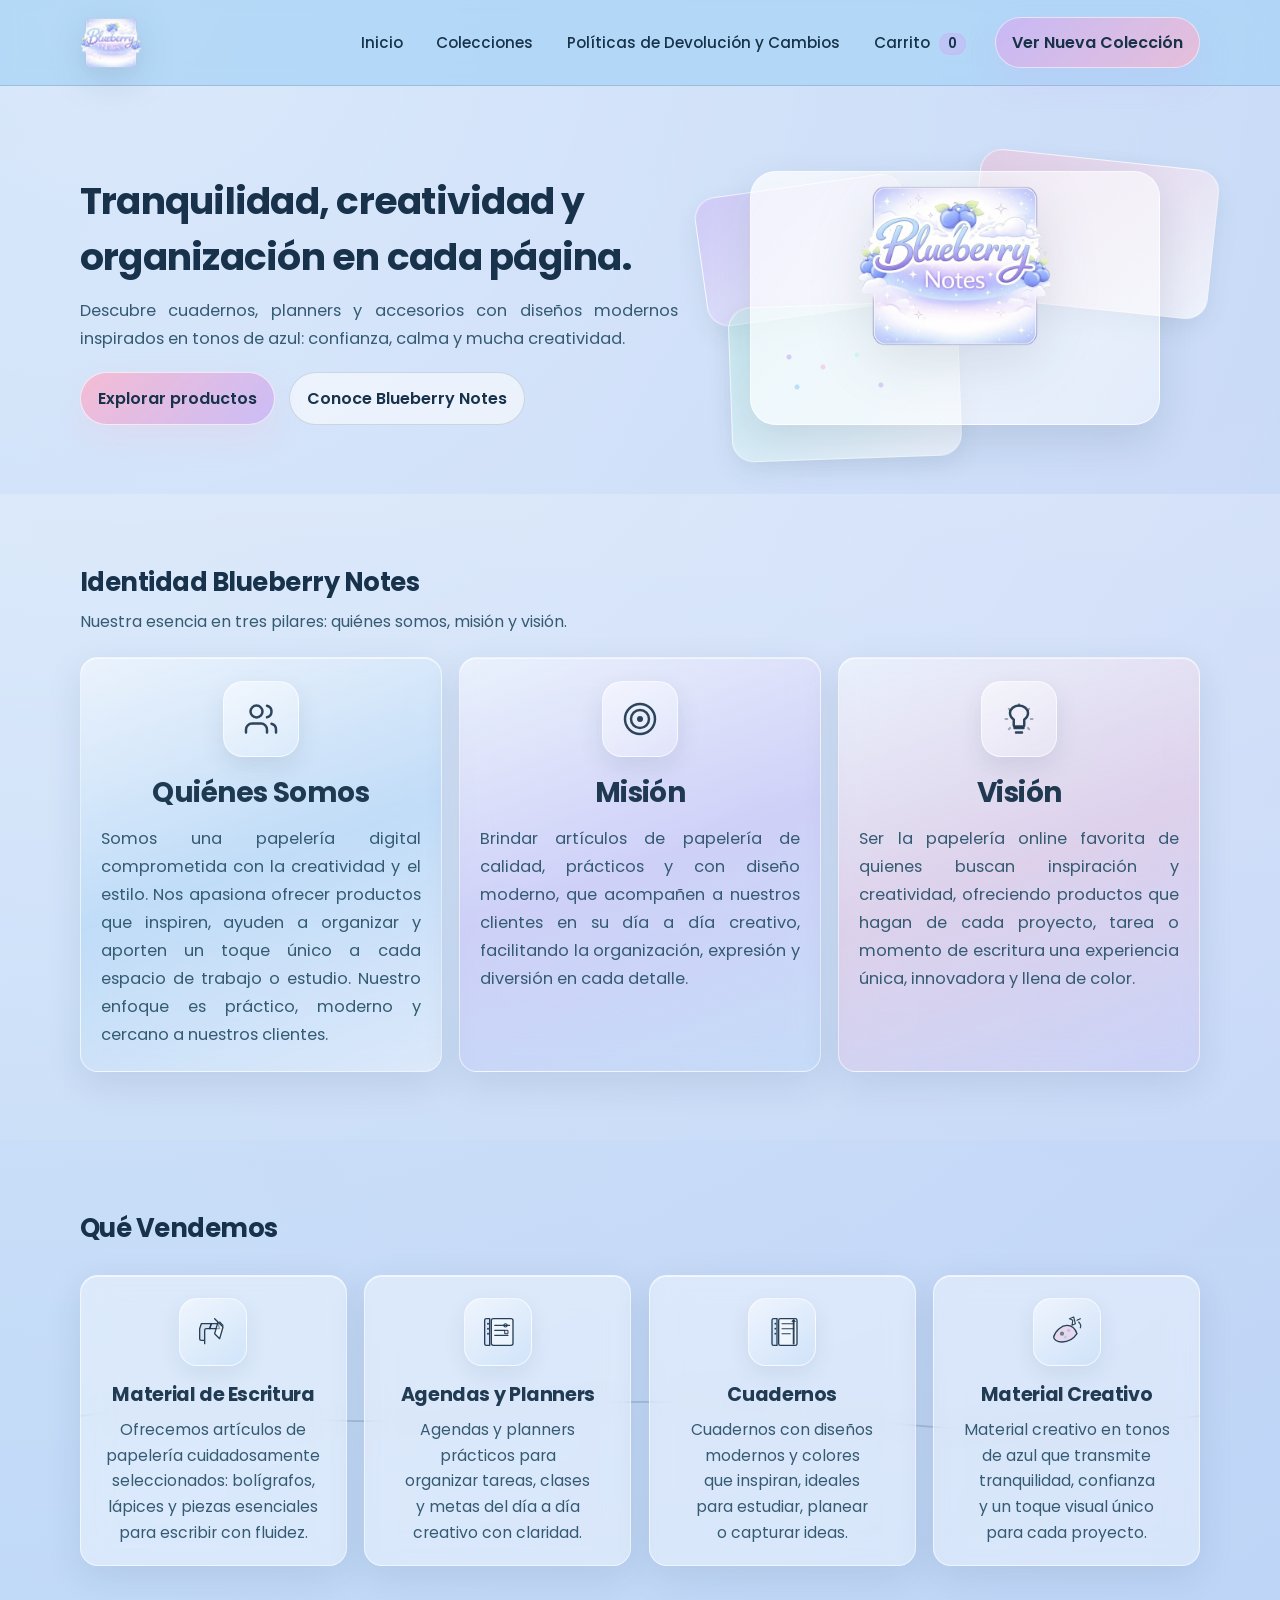
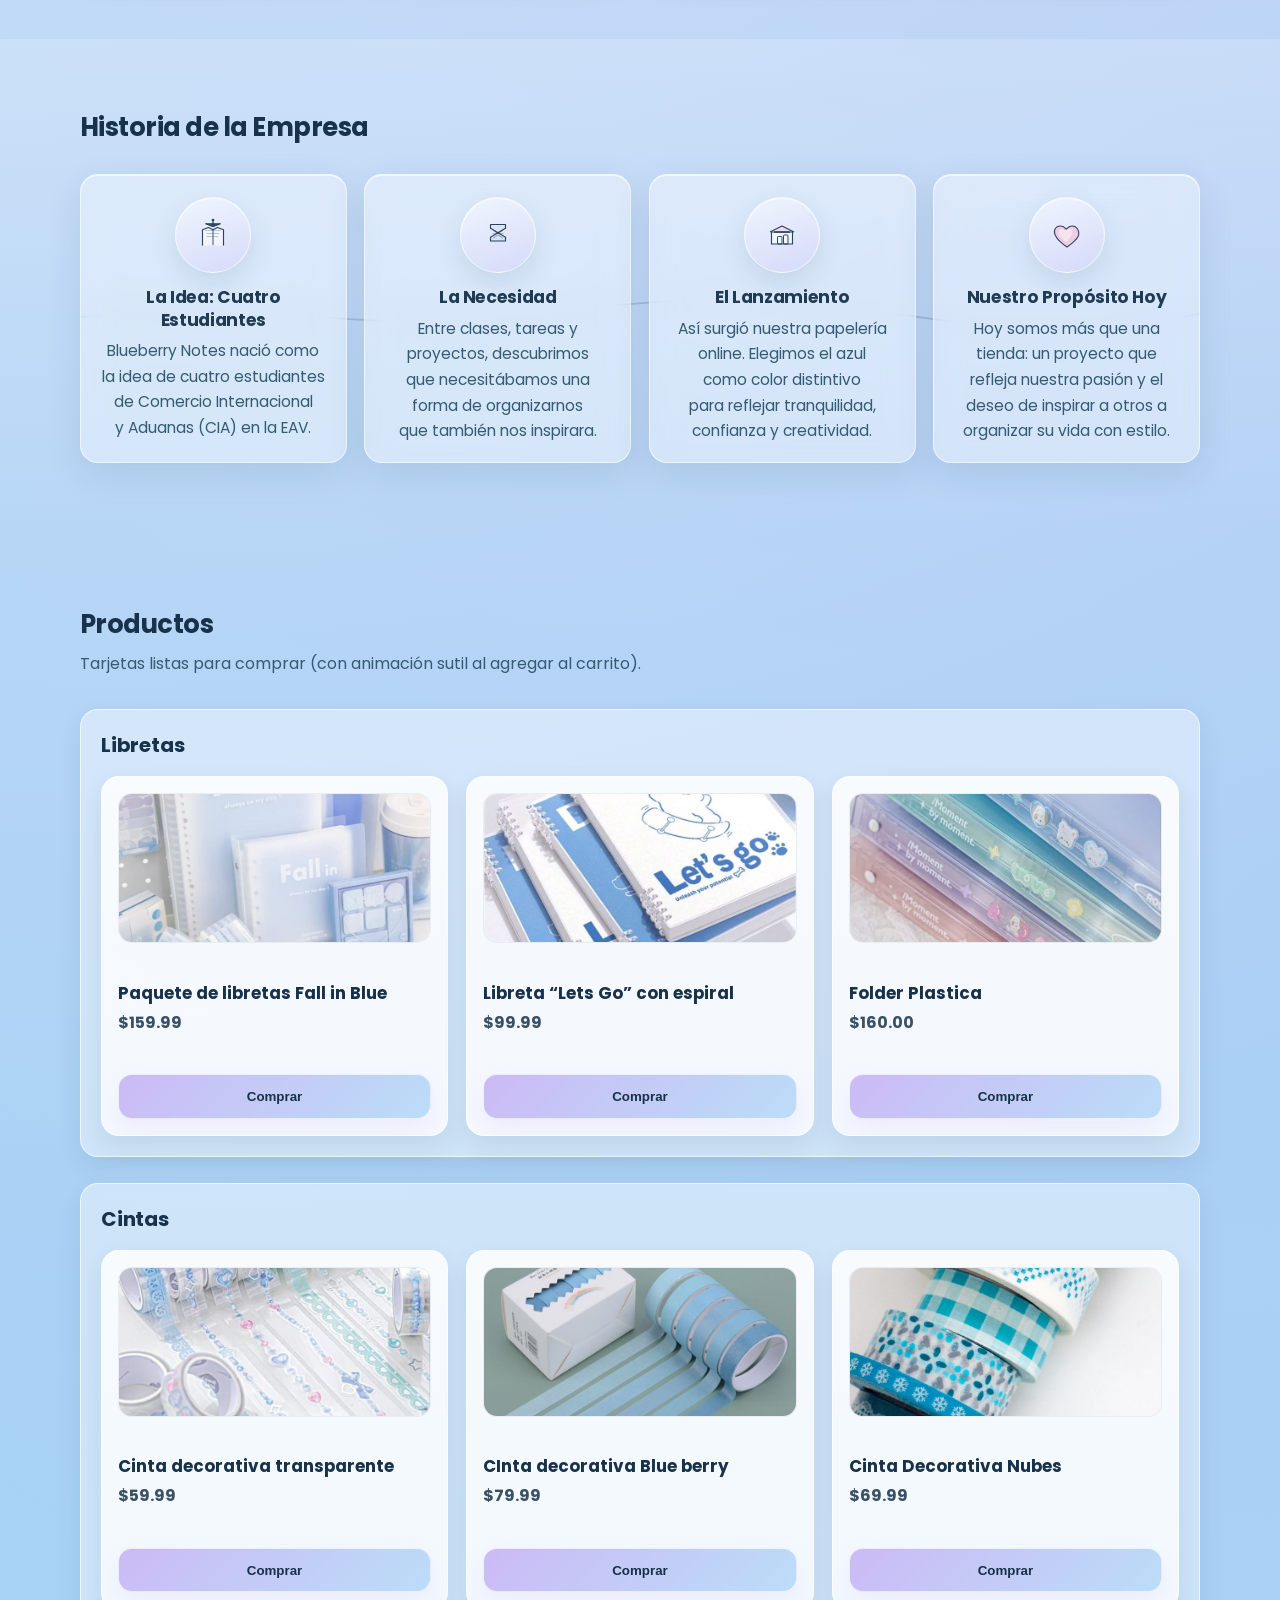
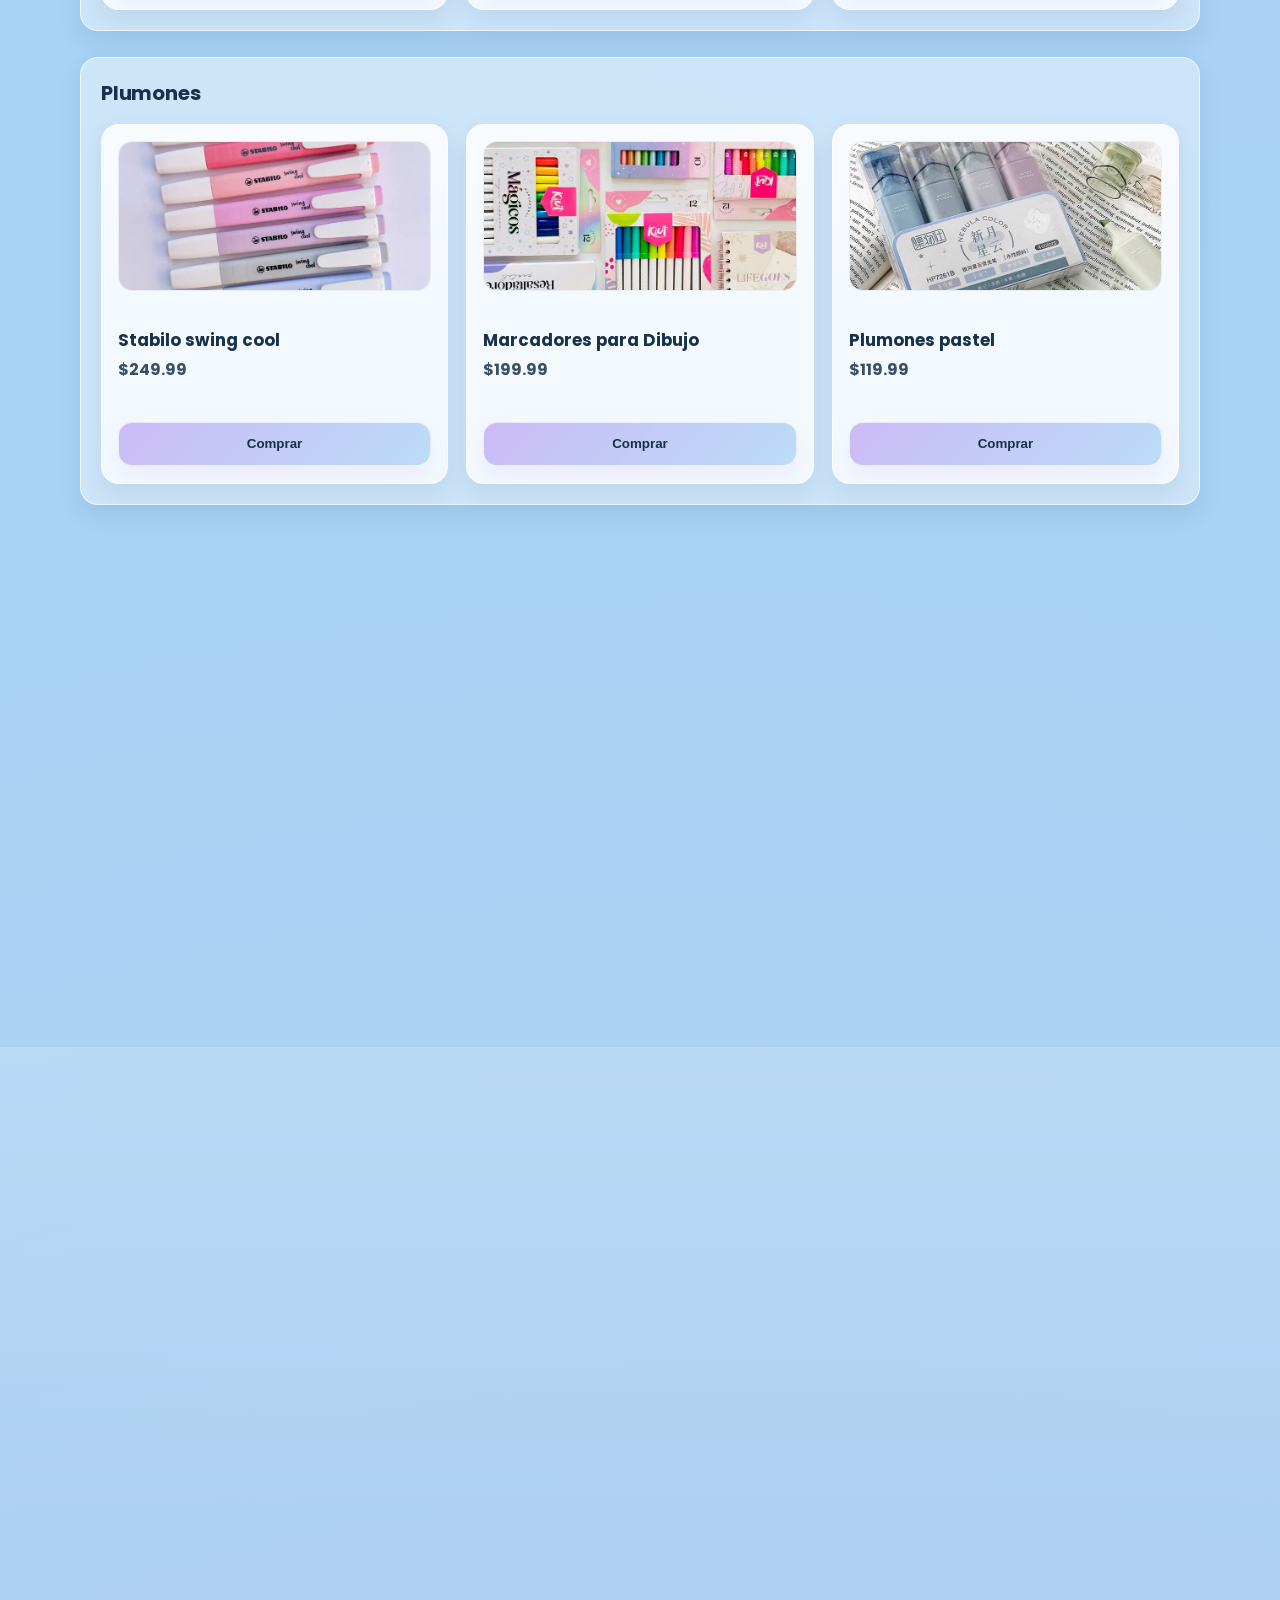
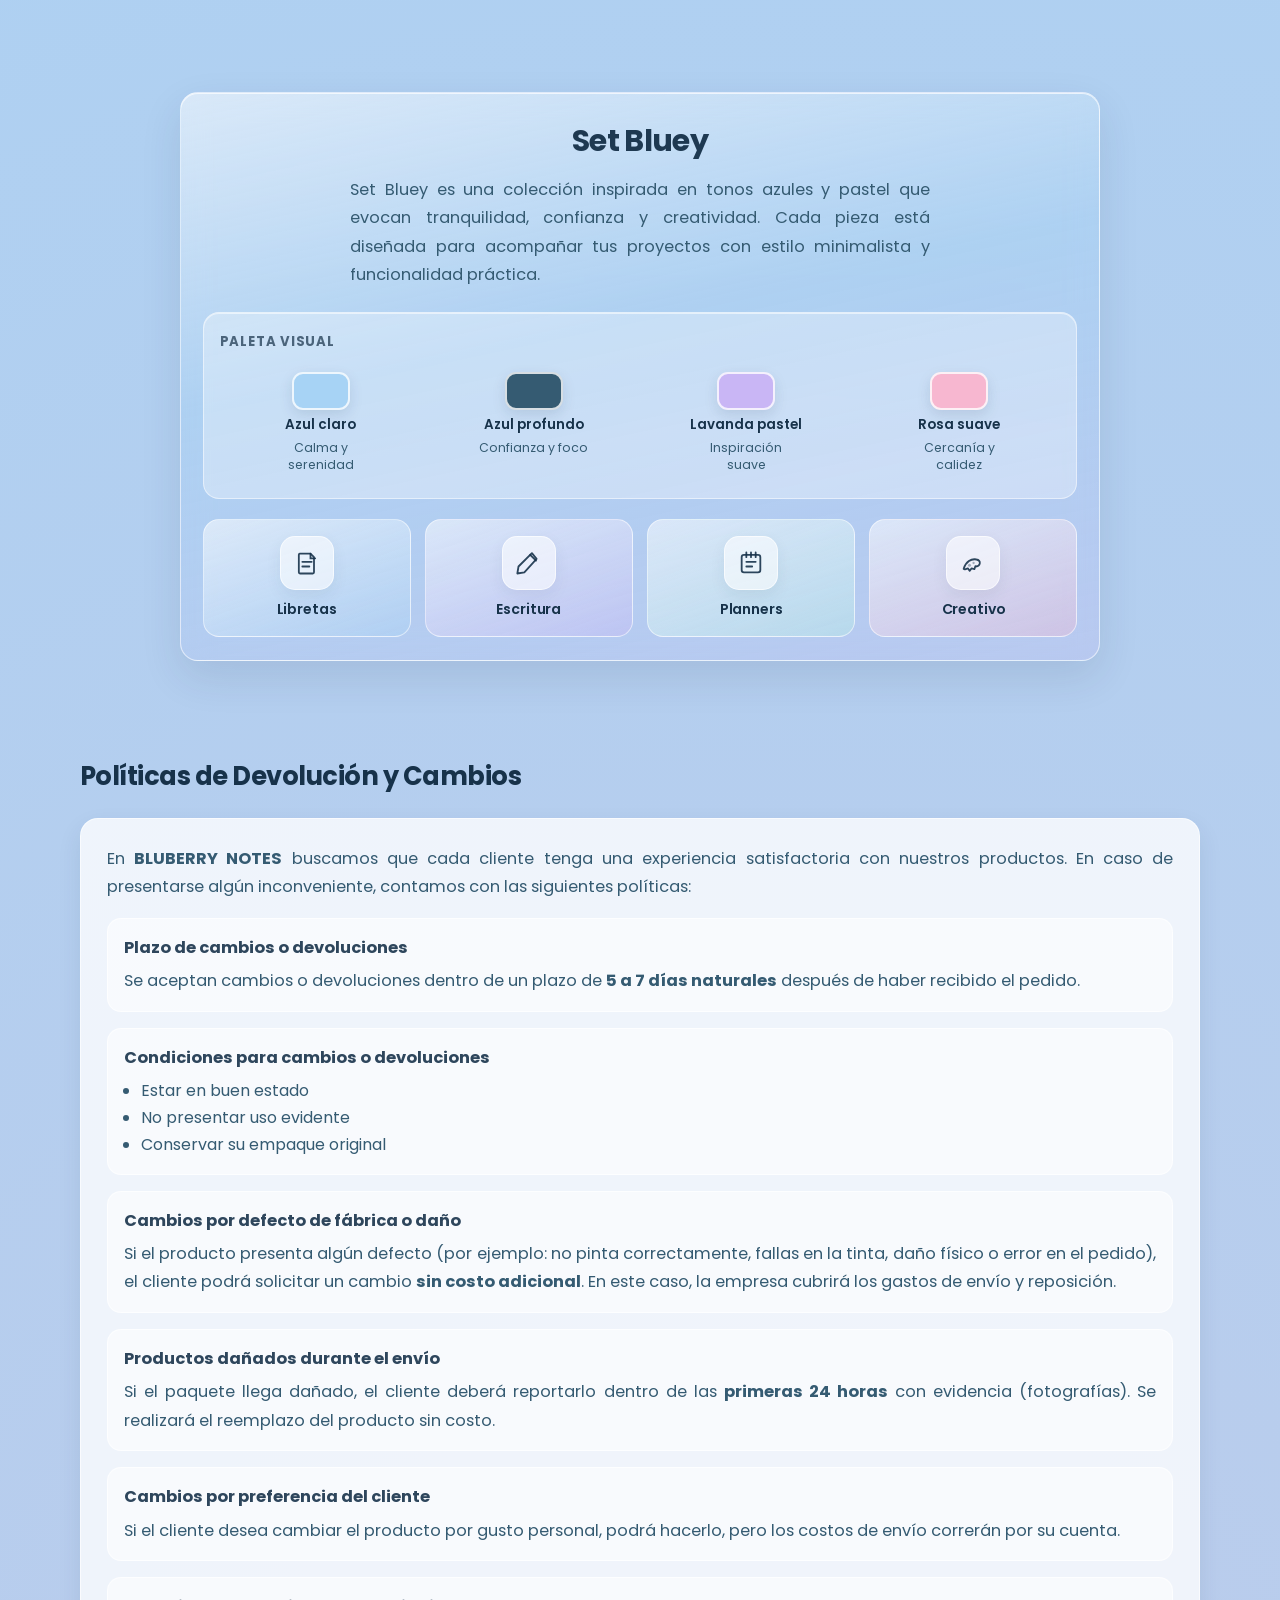
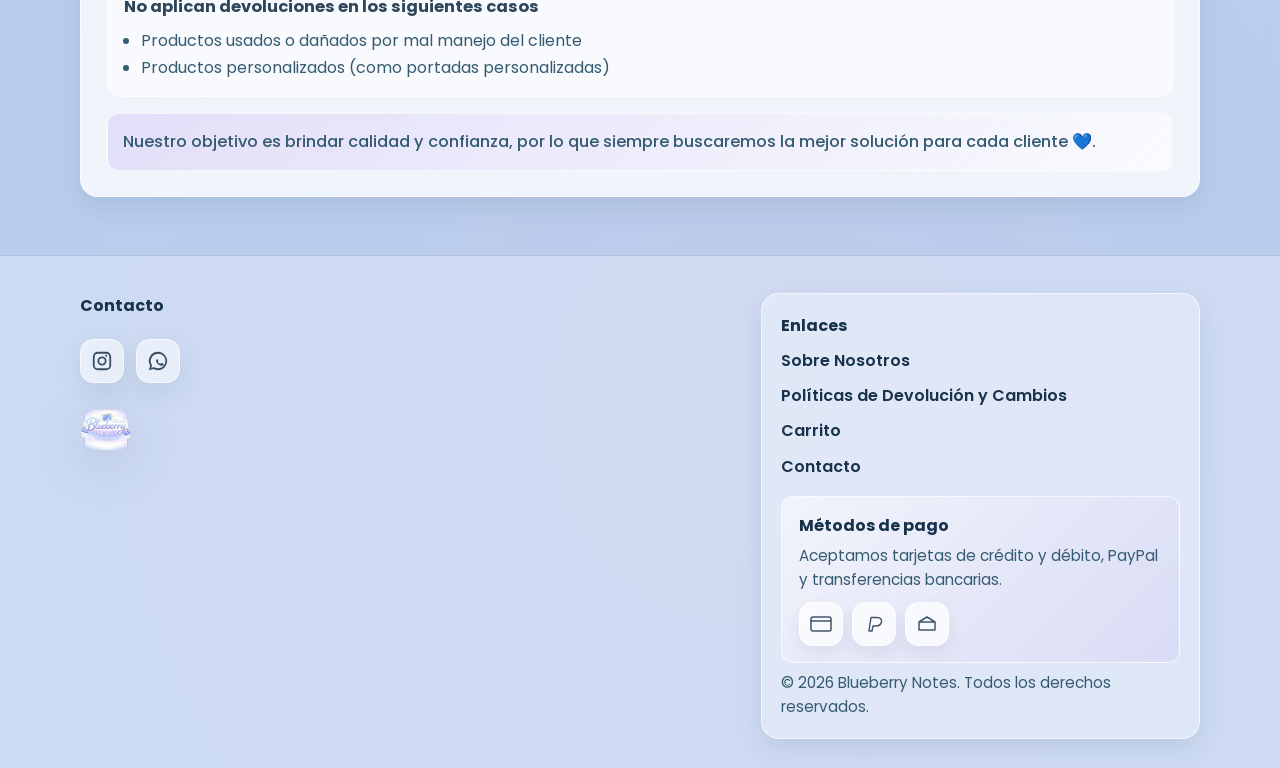
<file: index.html>
<!doctype html>
<html lang="es">
  <head>
    <meta charset="UTF-8" />
    <meta name="viewport" content="width=device-width, initial-scale=1" />
    <title>Blueberry Notes - Papelería online</title>
    <meta
      name="description"
      content="Blueberry Notes: papelería online minimalista e inspiradora. Cuadernos, planners, pegatinas y accesorios con diseño moderno."
    />

    <link rel="preconnect" href="https://fonts.googleapis.com" />
    <link rel="preconnect" href="https://fonts.gstatic.com" crossorigin />
    <link
      href="https://fonts.googleapis.com/css2?family=Poppins:wght@300;400;500;600&display=swap"
      rel="stylesheet"
    />

    <link rel="stylesheet" href="styles.css" />
  </head>
  <body>
    <a class="skip-link" href="#principal">Saltar al contenido</a>

    <header class="site-header" data-menu-open="false">
      <div class="container header-inner">
        <a class="brand" href="#inicio" aria-label="Blueberry Notes - Inicio">
          <img src="img/logo.png" alt="Blueberry Notes" class="brand-logo" />
        </a>

        <button
          class="menu-toggle"
          type="button"
          aria-controls="site-nav"
          aria-expanded="false"
        >
          <span class="sr-only">Abrir menú</span>
          <span aria-hidden="true" class="menu-icon">
            <span class="menu-bar"></span>
            <span class="menu-bar"></span>
            <span class="menu-bar"></span>
          </span>
        </button>

        <nav id="site-nav" class="site-nav" aria-label="Navegación principal">
          <ul class="nav-list">
            <li>
              <a class="nav-link" href="#inicio">
                <span class="nav-ico" aria-hidden="true">
                  <svg viewBox="0 0 24 24" width="20" height="20">
                    <path
                      d="M3 10.5 12 3l9 7.5V21a1 1 0 0 1-1 1h-5v-7H9v7H4a1 1 0 0 1-1-1v-10.5Z"
                      fill="none"
                      stroke="currentColor"
                      stroke-width="1.7"
                      stroke-linecap="round"
                      stroke-linejoin="round"
                    />
                  </svg>
                </span>
                <span class="nav-label">Inicio</span>
              </a>
            </li>
            <li>
              <a class="nav-link" href="#colecciones">
                <span class="nav-ico" aria-hidden="true">
                  <svg viewBox="0 0 24 24" width="20" height="20">
                    <path
                      d="M4 4h7v7H4V4Zm9 0h7v7h-7V4ZM4 13h7v7H4v-7Zm9 0h7v7h-7v-7Z"
                      fill="none"
                      stroke="currentColor"
                      stroke-width="1.7"
                      stroke-linecap="round"
                      stroke-linejoin="round"
                    />
                  </svg>
                </span>
                <span class="nav-label">Colecciones</span>
              </a>
            </li>
            <li>
              <a class="nav-link" href="#politicas">
                <span class="nav-ico" aria-hidden="true">
                  <svg viewBox="0 0 24 24" width="20" height="20">
                    <path
                      d="M7 3h10a2 2 0 0 1 2 2v15l-7-3-7 3V5a2 2 0 0 1 2-2Z"
                      fill="none"
                      stroke="currentColor"
                      stroke-width="1.7"
                      stroke-linecap="round"
                      stroke-linejoin="round"
                    />
                    <path
                      d="M9 8h6M9 11h6"
                      fill="none"
                      stroke="currentColor"
                      stroke-width="1.7"
                      stroke-linecap="round"
                    />
                  </svg>
                </span>
                <span class="nav-label">Políticas de Devolución y Cambios</span>
              </a>
            </li>
            <li>
              <a class="nav-link cart-link" href="carrito.html">
                <span class="nav-ico" aria-hidden="true">
                  <svg viewBox="0 0 24 24" width="20" height="20">
                    <path
                      d="M6 6h15l-1.5 9H7.5L6 6Z"
                      fill="none"
                      stroke="currentColor"
                      stroke-width="1.7"
                      stroke-linecap="round"
                      stroke-linejoin="round"
                    />
                    <path
                      d="M6 6 5 3H2"
                      fill="none"
                      stroke="currentColor"
                      stroke-width="1.7"
                      stroke-linecap="round"
                      stroke-linejoin="round"
                    />
                    <path
                      d="M9 20a1 1 0 1 0 0-2 1 1 0 0 0 0 2ZM17 20a1 1 0 1 0 0-2 1 1 0 0 0 0 2Z"
                      fill="none"
                      stroke="currentColor"
                      stroke-width="1.7"
                      stroke-linecap="round"
                    />
                  </svg>
                </span>
                <span class="nav-label">Carrito</span>
                <span
                  id="cartCount"
                  class="badge"
                  aria-label="Productos en el carrito"
                >
                  0
                </span>
              </a>
            </li>
          </ul>

          <a class="cta-button" href="#productos">Ver Nueva Colección</a>
        </nav>
      </div>

      <div class="menu-backdrop" aria-hidden="true"></div>
    </header>

    <main id="principal">
      <section id="inicio" class="hero">
        <div class="container hero-grid">
          <div class="hero-copy reveal">
            <h1>Tranquilidad, creatividad y organización en cada página.</h1>
            <p>
              Descubre cuadernos, planners y accesorios con diseños modernos inspirados en
              tonos de azul: confianza, calma y mucha creatividad.
            </p>
            <div class="hero-actions">
              <a class="primary-button" href="#productos">Explorar productos</a>
              <a class="ghost-button" href="#quienes-somos">Conoce Blueberry Notes</a>
            </div>
          </div>

          <div class="hero-visual reveal" aria-hidden="true">
            <div class="float-card float-1"></div>
            <div class="float-card float-2"></div>
            <div class="float-card float-3"></div>
            <div class="visual-surface">
              <div class="visual-brand">
                <img
                  src="img/logo.png"
                  alt=""
                  class="hero-main-logo"
                  width="280"
                  height="120"
                  decoding="async"
                />
              </div>
              <div class="visual-stars" aria-hidden="true"></div>
            </div>
          </div>
        </div>
      </section>

      <section id="quienes-somos" class="section identity-section">
        <div class="container">
          <div class="section-heading reveal">
            <h2>Identidad Blueberry Notes</h2>
            <p>Nuestra esencia en tres pilares: quiénes somos, misión y visión.</p>
          </div>

          <div class="identity-grid">
            <article class="identity-card identity-glass identity-card--pastel-sky reveal">
              <div class="identity-icon-wrap">
                <div class="identity-icon identity-icon--minimal" aria-hidden="true">
                  <svg viewBox="0 0 24 24" width="36" height="36" fill="none" stroke="currentColor">
                    <path
                      stroke-width="1.65"
                      stroke-linecap="round"
                      stroke-linejoin="round"
                      d="M16 21v-2a4 4 0 0 0-4-4H6a4 4 0 0 0-4 4v2"
                    />
                    <circle cx="9" cy="7" r="4" stroke-width="1.65" />
                    <path stroke-width="1.65" stroke-linecap="round" stroke-linejoin="round" d="M22 21v-2a4 4 0 0 0-3-3.87" />
                    <path stroke-width="1.65" stroke-linecap="round" stroke-linejoin="round" d="M16 3.13a4 4 0 0 1 0 7.75" />
                  </svg>
                </div>
              </div>
              <h3>Quiénes Somos</h3>
              <p>
                Somos una papelería digital comprometida con la creatividad y el estilo. Nos
                apasiona ofrecer productos que inspiren, ayuden a organizar y aporten un toque
                único a cada espacio de trabajo o estudio. Nuestro enfoque es práctico, moderno y
                cercano a nuestros clientes.
              </p>
            </article>

            <article class="identity-card identity-glass identity-card--pastel-lavender reveal">
              <div class="identity-icon-wrap">
                <div class="identity-icon identity-icon--minimal" aria-hidden="true">
                  <svg viewBox="0 0 24 24" width="36" height="36" fill="none" stroke="currentColor">
                    <circle cx="12" cy="12" r="10" stroke-width="1.65" />
                    <circle cx="12" cy="12" r="6" stroke-width="1.65" />
                    <circle cx="12" cy="12" r="2" fill="currentColor" stroke="none" />
                  </svg>
                </div>
              </div>
              <h3>Misión</h3>
              <p>
                Brindar artículos de papelería de calidad, prácticos y con diseño moderno, que
                acompañen a nuestros clientes en su día a día creativo, facilitando la
                organización, expresión y diversión en cada detalle.
              </p>
            </article>

            <article class="identity-card identity-glass identity-card--pastel-rose reveal">
              <div class="identity-icon-wrap">
                <div class="identity-icon identity-icon--minimal" aria-hidden="true">
                  <svg viewBox="0 0 24 24" width="36" height="36" fill="none" stroke="currentColor">
                    <path
                      stroke-width="1.65"
                      stroke-linecap="round"
                      stroke-linejoin="round"
                      d="M12 3c-3.3 0-6 2.25-6 5.05 0 1.75 1 3.35 2.5 4.25V16a1 1 0 0 0 1 1h5a1 1 0 0 0 1-1v-3.7c1.5-.9 2.5-2.5 2.5-4.25C18 5.25 15.3 3 12 3Z"
                    />
                    <path stroke-width="1.65" stroke-linecap="round" d="M9 18h6M10 21h4" />
                    <path
                      stroke-width="1.35"
                      stroke-linecap="round"
                      d="M12 2v1.2M5.2 5.2l.85.85M3 12h1.2M5.2 18.8l.85-.85M18.8 5.2l-.85.85M21 12h-1.2M18.8 18.8l-.85-.85"
                      opacity="0.42"
                    />
                  </svg>
                </div>
              </div>
              <h3>Visión</h3>
              <p>
                Ser la papelería online favorita de quienes buscan inspiración y creatividad,
                ofreciendo productos que hagan de cada proyecto, tarea o momento de escritura
                una experiencia única, innovadora y llena de color.
              </p>
            </article>
          </div>
        </div>
      </section>

      <section id="que-vendemos" class="section section-glass-blocks">
        <div class="container">
          <div class="section-heading reveal">
            <h2>Qué Vendemos</h2>
          </div>

          <div class="glass-cards-wrap glass-cards-wrap--what">
            <svg
              class="flow-line flow-line--what"
              viewBox="0 0 1200 56"
              preserveAspectRatio="none"
              aria-hidden="true"
            >
              <path
                d="M0 28 C 150 8, 250 48, 400 28 S 650 8, 800 28 S 1050 48, 1200 28"
                fill="none"
                stroke="rgba(23, 50, 74, 0.2)"
                stroke-width="2"
                stroke-linecap="round"
              />
            </svg>
            <div class="what-grid">
              <article class="what-card glass-card reveal">
                <div class="what-icon-wrap">
                  <div class="what-icon glass-icon-frost" aria-hidden="true">
                    <svg viewBox="0 0 48 48" width="40" height="40" fill="none">
                      <path
                        d="M14 38V22c0-1.1.9-2 2-2h4l2-6H10l-2 6v12c0 1.1.9 2 2 2h4Z"
                        stroke="currentColor"
                        stroke-width="1.6"
                        stroke-linejoin="round"
                        fill="rgba(23,50,74,0.06)"
                      />
                      <path
                        d="M22 14h8l2 6h-12l2-6Z"
                        stroke="currentColor"
                        stroke-width="1.6"
                        stroke-linejoin="round"
                        fill="rgba(167,211,245,0.25)"
                      />
                      <path
                        d="M26 8l10 10-4 14-6-6 4-14Z"
                        stroke="currentColor"
                        stroke-width="1.6"
                        stroke-linejoin="round"
                        fill="rgba(255,255,255,0.5)"
                      />
                      <path d="M32 12l4 4" stroke="currentColor" stroke-width="1.4" stroke-linecap="round" />
                    </svg>
                  </div>
                </div>
                <h3>Material de Escritura</h3>
                <p>
                  Ofrecemos artículos de papelería cuidadosamente seleccionados: bolígrafos,
                  lápices y piezas esenciales para escribir con fluidez.
                </p>
              </article>

              <article class="what-card glass-card reveal">
                <div class="what-icon-wrap">
                  <div class="what-icon glass-icon-frost" aria-hidden="true">
                    <svg viewBox="0 0 48 48" width="40" height="40" fill="none">
                      <path
                        d="M10 8h4v32H10c-1.1 0-2-.9-2-2V10c0-1.1.9-2 2-2Z"
                        stroke="currentColor"
                        stroke-width="1.6"
                        fill="rgba(201,182,245,0.15)"
                      />
                      <circle cx="12" cy="14" r="1.2" fill="currentColor" />
                      <circle cx="12" cy="20" r="1.2" fill="currentColor" />
                      <circle cx="12" cy="26" r="1.2" fill="currentColor" />
                      <rect
                        x="16"
                        y="8"
                        width="26"
                        height="32"
                        rx="2.5"
                        stroke="currentColor"
                        stroke-width="1.6"
                        fill="rgba(255,255,255,0.45)"
                      />
                      <path d="M20 16h18M20 22h12M20 28h16" stroke="currentColor" stroke-width="1.4" stroke-linecap="round" />
                      <circle cx="33" cy="16" r="2" stroke="currentColor" stroke-width="1.3" />
                      <path d="M32 22h4v4h-4z" stroke="currentColor" stroke-width="1.2" fill="rgba(247,183,208,0.35)" />
                    </svg>
                  </div>
                </div>
                <h3>Agendas y Planners</h3>
                <p>
                  Agendas y planners prácticos para organizar tareas, clases y metas del día a día
                  creativo con claridad.
                </p>
              </article>

              <article class="what-card glass-card reveal">
                <div class="what-icon-wrap">
                  <div class="what-icon glass-icon-frost" aria-hidden="true">
                    <svg viewBox="0 0 48 48" width="40" height="40" fill="none">
                      <path
                        d="M14 8h4v32H14c-1.1 0-2-.9-2-2V10c0-1.1.9-2 2-2Z"
                        stroke="currentColor"
                        stroke-width="1.6"
                        fill="rgba(167,211,245,0.2)"
                      />
                      <circle cx="16" cy="14" r="1.1" fill="currentColor" />
                      <circle cx="16" cy="20" r="1.1" fill="currentColor" />
                      <circle cx="16" cy="26" r="1.1" fill="currentColor" />
                      <rect
                        x="20"
                        y="8"
                        width="22"
                        height="32"
                        rx="2"
                        stroke="currentColor"
                        stroke-width="1.6"
                        fill="rgba(255,255,255,0.5)"
                      />
                      <path d="M24 14h14M24 20h14M24 26h10" stroke="currentColor" stroke-width="1.3" stroke-linecap="round" />
                      <path
                        d="M38 10v28"
                        stroke="currentColor"
                        stroke-width="2.2"
                        stroke-linecap="round"
                        fill="none"
                      />
                      <path d="M38 8l-3 4h6l-3-4Z" fill="currentColor" opacity="0.85" />
                    </svg>
                  </div>
                </div>
                <h3>Cuadernos</h3>
                <p>
                  Cuadernos con diseños modernos y colores que inspiran, ideales para estudiar,
                  planear o capturar ideas.
                </p>
              </article>

              <article class="what-card glass-card reveal">
                <div class="what-icon-wrap">
                  <div class="what-icon glass-icon-frost" aria-hidden="true">
                    <svg viewBox="0 0 48 48" width="40" height="40" fill="none">
                      <path
                        d="M8 30c2-8 10-14 16-14s10 4 12 10c-4 6-10 10-18 10-6 0-10-3-10-6Z"
                        stroke="currentColor"
                        stroke-width="1.6"
                        stroke-linejoin="round"
                        fill="rgba(247,183,208,0.35)"
                      />
                      <circle cx="18" cy="26" r="2.5" fill="rgba(23,50,74,0.55)" />
                      <circle cx="26" cy="22" r="2" fill="rgba(201,182,245,0.9)" />
                      <circle cx="22" cy="30" r="1.8" fill="rgba(167,211,245,0.95)" />
                      <path
                        d="M32 6l2 8-4 2 1-6-4-2 5-2Z"
                        stroke="currentColor"
                        stroke-width="1.4"
                        stroke-linejoin="round"
                        fill="rgba(255,255,255,0.65)"
                      />
                      <path
                        d="M38 12c2 2 3 5 2 7M36 10l4-2"
                        stroke="currentColor"
                        stroke-width="1.4"
                        stroke-linecap="round"
                      />
                    </svg>
                  </div>
                </div>
                <h3>Material Creativo</h3>
                <p>
                  Material creativo en tonos de azul que transmite tranquilidad, confianza y un
                  toque visual único para cada proyecto.
                </p>
              </article>
            </div>
          </div>
        </div>
      </section>

      <section id="historia" class="section section-plain section-glass-blocks">
        <div class="container">
          <div class="section-heading reveal">
            <h2>Historia de la Empresa</h2>
          </div>

          <div class="glass-cards-wrap glass-cards-wrap--story">
            <svg
              class="flow-line flow-line--story"
              viewBox="0 0 1200 56"
              preserveAspectRatio="none"
              aria-hidden="true"
            >
              <path
                d="M0 30 C 180 10, 320 50, 480 28 S 720 6, 900 30 S 1080 48, 1200 26"
                fill="none"
                stroke="rgba(23, 50, 74, 0.2)"
                stroke-width="2"
                stroke-linecap="round"
              />
            </svg>
            <div class="story-grid">
              <article class="story-card glass-card reveal">
                <div class="story-icon-wrap">
                  <div class="story-icon-ring glass-icon-frost glass-icon-frost--round" aria-hidden="true">
                    <svg viewBox="0 0 48 48" width="36" height="36" fill="none">
                      <path
                        d="M10 38V17l8-3 6 3 6-3 8 3v21"
                        stroke="currentColor"
                        stroke-width="1.5"
                        stroke-linejoin="round"
                        fill="rgba(255,255,255,0.55)"
                      />
                      <path d="M24 17v20" stroke="currentColor" stroke-width="1.2" stroke-linecap="round" />
                      <path
                        d="M14 18h20M16 22h16M16 26h14"
                        stroke="currentColor"
                        stroke-width="1.1"
                        stroke-linecap="round"
                        opacity="0.35"
                      />
                      <path
                        d="M14 9h20l-10 4-10-4Z"
                        fill="rgba(23,50,74,0.82)"
                        stroke="currentColor"
                        stroke-width="1.3"
                        stroke-linejoin="round"
                      />
                      <path d="M24 5v5" stroke="currentColor" stroke-width="1.6" stroke-linecap="round" />
                      <circle cx="24" cy="4" r="1.8" fill="currentColor" />
                    </svg>
                  </div>
                </div>
                <h3>La Idea: Cuatro Estudiantes</h3>
                <p>
                  Blueberry Notes nació como la idea de cuatro estudiantes de Comercio Internacional
                  y Aduanas (CIA) en la EAV.
                </p>
              </article>

              <article class="story-card glass-card reveal">
                <div class="story-icon-wrap">
                  <div class="story-icon-ring glass-icon-frost glass-icon-frost--round" aria-hidden="true">
                    <svg viewBox="0 0 48 48" width="36" height="36" fill="none">
                      <path
                        d="M14 10h20v5l-10 6 10 6v5H14v-5l10-6-10-6v-5Z"
                        stroke="currentColor"
                        stroke-width="1.5"
                        stroke-linejoin="round"
                        fill="rgba(167,211,245,0.22)"
                      />
                      <path
                        d="M17 22h14"
                        stroke="currentColor"
                        stroke-width="1.1"
                        stroke-linecap="round"
                        opacity="0.35"
                      />
                      <path
                        d="M18 18l6 4 6-4M18 28l6-4 6 4"
                        stroke="currentColor"
                        stroke-width="1.2"
                        stroke-linecap="round"
                        opacity="0.5"
                      />
                    </svg>
                  </div>
                </div>
                <h3>La Necesidad</h3>
                <p>
                  Entre clases, tareas y proyectos, descubrimos que necesitábamos una forma de
                  organizarnos que también nos inspirara.
                </p>
              </article>

              <article class="story-card glass-card reveal">
                <div class="story-icon-wrap">
                  <div class="story-icon-ring glass-icon-frost glass-icon-frost--round" aria-hidden="true">
                    <svg viewBox="0 0 48 48" width="36" height="36" fill="none">
                      <path
                        d="M10 36V20h28v16H10Z"
                        stroke="currentColor"
                        stroke-width="1.5"
                        stroke-linejoin="round"
                        fill="rgba(255,255,255,0.55)"
                      />
                      <path
                        d="M8 20l16-8 16 8"
                        stroke="currentColor"
                        stroke-width="1.5"
                        stroke-linejoin="round"
                        fill="rgba(247,183,208,0.25)"
                      />
                      <rect x="18" y="26" width="6" height="10" rx="1" stroke="currentColor" stroke-width="1.3" />
                      <rect x="26" y="24" width="6" height="12" rx="1" stroke="currentColor" stroke-width="1.3" />
                      <path
                        d="M14 20h20"
                        stroke="currentColor"
                        stroke-width="2"
                        stroke-linecap="round"
                        fill="rgba(201,182,245,0.5)"
                      />
                    </svg>
                  </div>
                </div>
                <h3>El Lanzamiento</h3>
                <p>
                  Así surgió nuestra papelería online. Elegimos el azul como color distintivo para
                  reflejar tranquilidad, confianza y creatividad.
                </p>
              </article>

              <article class="story-card glass-card reveal">
                <div class="story-icon-wrap">
                  <div class="story-icon-ring glass-icon-frost glass-icon-frost--round" aria-hidden="true">
                    <svg viewBox="0 0 48 48" width="36" height="36">
                      <path
                        d="M24 40s-12-8.2-15.5-15.4C5.3 18.8 8.4 12 15.2 12c3.6 0 5.7 1.8 7.8 4.2C25.1 13.8 27.2 12 30.8 12 37.6 12 40.7 18.8 39.5 24.6 36 31.8 24 40 24 40Z"
                        fill="rgba(247,183,208,0.55)"
                        stroke="currentColor"
                        stroke-width="1.4"
                        stroke-linejoin="round"
                      />
                      <path
                        d="M24 34s-8-5.5-10.5-10.2C11.5 20.2 13.4 16 17.2 16c2.2 0 3.5 1.1 4.8 2.5 1.3-1.4 2.6-2.5 4.8-2.5 3.8 0 5.7 4.2 3.7 7.8C27 28.5 24 34 24 34Z"
                        fill="rgba(255,255,255,0.45)"
                      />
                    </svg>
                  </div>
                </div>
                <h3>Nuestro Propósito Hoy</h3>
                <p>
                  Hoy somos más que una tienda: un proyecto que refleja nuestra pasión y el deseo de
                  inspirar a otros a organizar su vida con estilo.
                </p>
              </article>
            </div>
          </div>
        </div>
      </section>

      <section id="productos" class="section products">
        <div class="container">
          <div class="section-heading reveal">
            <h2>Productos</h2>
            <p>Tarjetas listas para comprar (con animación sutil al agregar al carrito).</p>
          </div>

          <div class="catalog" id="catalog"></div>
        </div>
      </section>

      <section id="carrito" class="section section-plain">
        <div class="container">
          <div class="section-heading reveal">
            <h2>Carrito</h2>
            <p>
              Revisa los productos seleccionados. Puedes quitar artículos o ir a la vista
              completa del carrito para finalizar.
            </p>
          </div>

          <div class="panel panel-wide reveal">
            <div id="cartItems" class="cart-items-wrap"></div>
            <div id="cartTotalsPanel" class="cart-totals-panel" hidden>
              <div class="cart-total-line">
                <span>Total</span>
                <strong id="cartTotalAmount">$0.00</strong>
              </div>
            </div>
            <div class="cart-cta">
              <a class="ghost-button" href="#productos">Volver al catálogo</a>
              <a class="primary-button" href="carrito.html">Ver carrito completo</a>
              <a class="ghost-button" href="#politicas">Ver Políticas</a>
            </div>
            <div class="payment-methods payment-methods--compact" aria-label="Métodos de pago aceptados">
              <span class="payment-methods-title">Pagos</span>
              <div class="payment-icons">
                <span class="payment-chip" title="Tarjeta de crédito o débito">
                  <svg viewBox="0 0 24 24" width="22" height="22" aria-hidden="true">
                    <rect x="2" y="5" width="20" height="14" rx="2" fill="none" stroke="currentColor" stroke-width="1.5" />
                    <path d="M2 9h20" stroke="currentColor" stroke-width="1.5" />
                    <path d="M6 15h4" stroke="currentColor" stroke-width="1.5" stroke-linecap="round" />
                  </svg>
                </span>
                <span class="payment-chip" title="PayPal">
                  <svg viewBox="0 0 24 24" width="22" height="22" aria-hidden="true">
                    <path d="M7 19h3l1-5h2.5c3 0 5.5-1.5 6-4 .5-2.5-1-4.5-4.5-4.5H9l-2 13z" fill="none" stroke="currentColor" stroke-width="1.4" stroke-linejoin="round" />
                  </svg>
                </span>
                <span class="payment-chip" title="Transferencia bancaria">
                  <svg viewBox="0 0 24 24" width="22" height="22" aria-hidden="true">
                    <path d="M4 10h16v8H4zM4 10l8-5 8 5M9 14h6" fill="none" stroke="currentColor" stroke-width="1.5" stroke-linecap="round" stroke-linejoin="round" />
                  </svg>
                </span>
              </div>
            </div>
          </div>
        </div>
      </section>

      <section id="colecciones" class="section section-compact section-collections">
        <div class="container">
          <div class="section-heading reveal">
            <h2>Colecciones</h2>
            <p class="muted">
              Una línea curada en tonos pastel: calma, confianza e inspiración para tu día a día.
            </p>
          </div>

          <article class="collection-bluey collection-bluey--glass reveal" aria-labelledby="collection-bluey-title">
            <header class="collection-bluey__header">
              <h3 id="collection-bluey-title" class="collection-bluey__title">Set Bluey</h3>
              <p class="collection-bluey__lead">
                Set Bluey es una colección inspirada en tonos azules y pastel que evocan
                tranquilidad, confianza y creatividad. Cada pieza está diseñada para acompañar tus
                proyectos con estilo minimalista y funcionalidad práctica.
              </p>
            </header>

            <div class="collection-bluey__palette" aria-label="Colometría de la colección">
              <p class="collection-bluey__palette-label">Paleta visual</p>
              <div class="collection-swatch-row">
                <div class="collection-swatch" style="--swatch: #a7d3f5">
                  <span class="collection-swatch__chip"></span>
                  <span class="collection-swatch__name">Azul claro</span>
                  <span class="collection-swatch__feel">Calma y serenidad</span>
                </div>
                <div class="collection-swatch" style="--swatch: #355b72">
                  <span class="collection-swatch__chip"></span>
                  <span class="collection-swatch__name">Azul profundo</span>
                  <span class="collection-swatch__feel">Confianza y foco</span>
                </div>
                <div class="collection-swatch" style="--swatch: #c9b6f5">
                  <span class="collection-swatch__chip"></span>
                  <span class="collection-swatch__name">Lavanda pastel</span>
                  <span class="collection-swatch__feel">Inspiración suave</span>
                </div>
                <div class="collection-swatch" style="--swatch: #f7b7d0">
                  <span class="collection-swatch__chip"></span>
                  <span class="collection-swatch__name">Rosa suave</span>
                  <span class="collection-swatch__feel">Cercanía y calidez</span>
                </div>
              </div>
            </div>

            <div class="collection-bluey__icons" aria-label="Productos representados en la colección">
              <div class="collection-icon-tile collection-icon-tile--sky">
                <div class="collection-icon-tile__ico" aria-hidden="true">
                  <svg viewBox="0 0 24 24" width="28" height="28" fill="none" stroke="currentColor">
                    <path
                      stroke-width="1.55"
                      stroke-linecap="round"
                      stroke-linejoin="round"
                      d="M6 4h9l3 3v13a1 1 0 0 1-1 1H6a1 1 0 0 1-1-1V5a1 1 0 0 1 1-1Z"
                    />
                    <path stroke-width="1.55" stroke-linecap="round" d="M15 4v4h4M8 11h8M8 15h6" />
                  </svg>
                </div>
                <span class="collection-icon-tile__label">Libretas</span>
              </div>
              <div class="collection-icon-tile collection-icon-tile--lavender">
                <div class="collection-icon-tile__ico" aria-hidden="true">
                  <svg viewBox="0 0 24 24" width="28" height="28" fill="none" stroke="currentColor">
                    <path
                      stroke-width="1.55"
                      stroke-linecap="round"
                      stroke-linejoin="round"
                      d="M14.5 3.5 3 15l-1 6 6-1L18.5 8.5l-4-5Z"
                    />
                    <path stroke-width="1.55" stroke-linecap="round" d="m13 5 5 5" />
                  </svg>
                </div>
                <span class="collection-icon-tile__label">Escritura</span>
              </div>
              <div class="collection-icon-tile collection-icon-tile--mint">
                <div class="collection-icon-tile__ico" aria-hidden="true">
                  <svg viewBox="0 0 24 24" width="28" height="28" fill="none" stroke="currentColor">
                    <rect x="4" y="5" width="16" height="15" rx="2" stroke-width="1.55" />
                    <path stroke-width="1.55" stroke-linecap="round" d="M8 3v4M12 3v4M16 3v4M8 11h8M8 15h5" />
                  </svg>
                </div>
                <span class="collection-icon-tile__label">Planners</span>
              </div>
              <div class="collection-icon-tile collection-icon-tile--rose">
                <div class="collection-icon-tile__ico" aria-hidden="true">
                  <svg viewBox="0 0 24 24" width="28" height="28" fill="none" stroke="currentColor">
                    <path
                      stroke-width="1.55"
                      stroke-linejoin="round"
                      d="M4 17c1.8-6 6.5-9 11-8 2 .3 3.2 1.8 2.8 3.5-.4 1.6-2 2.6-3.8 2.3l-.8 2.5-2.5-.6-1.6 2-1.4-2-2.6.8z"
                    />
                    <circle cx="9" cy="14" r="1.3" fill="currentColor" stroke="none" opacity="0.4" />
                    <circle cx="12.5" cy="12" r="1" fill="currentColor" stroke="none" opacity="0.4" />
                    <circle cx="15" cy="15" r="0.9" fill="currentColor" stroke="none" opacity="0.35" />
                  </svg>
                </div>
                <span class="collection-icon-tile__label">Creativo</span>
              </div>
            </div>
          </article>
        </div>
      </section>

      <section id="politicas" class="section section-compact">
        <div class="container">
          <div class="section-heading reveal">
            <h2>Políticas de Devolución y Cambios</h2>
          </div>
          <div class="panel panel-wide reveal policy-panel">
            <p>
              En <strong>BLUBERRY NOTES</strong> buscamos que cada cliente tenga una experiencia
              satisfactoria con nuestros productos. En caso de presentarse algún inconveniente,
              contamos con las siguientes políticas:
            </p>

            <div class="policy-block">
              <h3>Plazo de cambios o devoluciones</h3>
              <p>
                Se aceptan cambios o devoluciones dentro de un plazo de
                <strong>5 a 7 días naturales</strong> después de haber recibido el pedido.
              </p>
            </div>

            <div class="policy-block">
              <h3>Condiciones para cambios o devoluciones</h3>
              <ul>
                <li>Estar en buen estado</li>
                <li>No presentar uso evidente</li>
                <li>Conservar su empaque original</li>
              </ul>
            </div>

            <div class="policy-block">
              <h3>Cambios por defecto de fábrica o daño</h3>
              <p>
                Si el producto presenta algún defecto (por ejemplo: no pinta correctamente,
                fallas en la tinta, daño físico o error en el pedido), el cliente podrá solicitar
                un cambio <strong>sin costo adicional</strong>. En este caso, la empresa cubrirá
                los gastos de envío y reposición.
              </p>
            </div>

            <div class="policy-block">
              <h3>Productos dañados durante el envío</h3>
              <p>
                Si el paquete llega dañado, el cliente deberá reportarlo dentro de las
                <strong>primeras 24 horas</strong> con evidencia (fotografías). Se realizará el
                reemplazo del producto sin costo.
              </p>
            </div>

            <div class="policy-block">
              <h3>Cambios por preferencia del cliente</h3>
              <p>
                Si el cliente desea cambiar el producto por gusto personal, podrá hacerlo, pero
                los costos de envío correrán por su cuenta.
              </p>
            </div>

            <div class="policy-block">
              <h3>No aplican devoluciones en los siguientes casos</h3>
              <ul>
                <li>Productos usados o dañados por mal manejo del cliente</li>
                <li>Productos personalizados (como portadas personalizadas)</li>
              </ul>
            </div>

            <p class="policy-note">
              Nuestro objetivo es brindar calidad y confianza, por lo que siempre buscaremos la
              mejor solución para cada cliente 💙.
            </p>
          </div>
        </div>
      </section>
    </main>

    <footer class="site-footer" id="contacto">
      <div class="container footer-inner">
        <div class="footer-left">
          <div class="footer-title">Contacto</div>
          <div class="footer-social">
            <a
              class="social-link"
              href="https://www.instagram.com/peafrappes?igsh=OGxmOW5taTl3aTdh&utm_source=qr"
              target="_blank"
              rel="noreferrer"
              aria-label="Instagram"
            >
              <svg viewBox="0 0 24 24" class="social-icon" aria-hidden="true">
                <path
                  d="M7.5 2h9A5.5 5.5 0 0 1 22 7.5v9A5.5 5.5 0 0 1 16.5 22h-9A5.5 5.5 0 0 1 2 16.5v-9A5.5 5.5 0 0 1 7.5 2Zm9 2h-9A3.5 3.5 0 0 0 4 7.5v9A3.5 3.5 0 0 0 7.5 20h9a3.5 3.5 0 0 0 3.5-3.5v-9A3.5 3.5 0 0 0 16.5 4Z"
                />
                <path
                  d="M12 7a5 5 0 1 0 0 10 5 5 0 0 0 0-10Zm0 2a3 3 0 1 1 0 6 3 3 0 0 1 0-6Z"
                />
                <path d="M17.7 6.3a1.1 1.1 0 1 0-2.2 0 1.1 1.1 0 0 0 2.2 0Z" />
              </svg>
            </a>

            <a
              class="social-link"
              href="https://whatsapp.com/channel/0029VbBlfeY1dAw85H0HjB1W"
              target="_blank"
              rel="noreferrer"
              aria-label="WhatsApp"
            >
              <svg viewBox="0 0 24 24" class="social-icon" aria-hidden="true">
                <path
                  d="M12 2a10 10 0 0 0-8.6 15.1L2 22l5-1.3A10 10 0 1 0 12 2Zm0 18a8 8 0 0 1-4.1-1.1l-.3-.2-2.9.7.8-2.8-.2-.3A8 8 0 1 1 12 20Z"
                />
                <path
                  d="M16.6 14.7c-.2-.1-1-.5-1.1-.5-.2-.1-.3-.1-.4.1l-.5.6c-.1.2-.3.2-.5.1-1-.5-1.7-1.1-2.3-2.1-.1-.2 0-.3.1-.4l.4-.5c.1-.2.1-.3 0-.4l-.5-1.2c-.1-.2-.2-.3-.4-.2h-.4c-.2 0-.4.1-.5.3-.2.2-.7.6-.7 1.5s.7 1.7.8 1.8c.1.1 1.4 2.1 3.5 2.9 2.1.8 2.1.5 2.5.4.4-.1 1.3-.5 1.5-1.1.2-.6.2-1.2.1-1.2 0 0-.2-.1-.4-.2Z"
                />
              </svg>
            </a>
          </div>

          <div class="footer-brand">
            <img src="img/logo.png" alt="Blueberry Notes" class="footer-logo" />
          </div>
        </div>

        <div class="footer-right">
          <div class="footer-title">Enlaces</div>
          <div class="footer-links">
            <a class="footer-link" href="#quienes-somos">Sobre Nosotros</a>
            <a class="footer-link" href="#politicas">Políticas de Devolución y Cambios</a>
            <a class="footer-link" href="carrito.html">Carrito</a>
            <a class="footer-link" href="#contacto">Contacto</a>
          </div>
          <div class="payment-methods payment-methods--footer" aria-label="Métodos de pago">
            <div class="payment-methods-title">Métodos de pago</div>
            <p class="payment-methods-desc muted">
              Aceptamos tarjetas de crédito y débito, PayPal y transferencias bancarias.
            </p>
            <div class="payment-icons">
              <span class="payment-chip" title="Tarjetas">
                <svg viewBox="0 0 24 24" width="24" height="24" aria-hidden="true">
                  <rect x="2" y="5" width="20" height="14" rx="2" fill="none" stroke="currentColor" stroke-width="1.5" />
                  <path d="M2 9h20" stroke="currentColor" stroke-width="1.5" />
                </svg>
              </span>
              <span class="payment-chip" title="PayPal">
                <svg viewBox="0 0 24 24" width="24" height="24" aria-hidden="true">
                  <path d="M7 19h3l1-5h2.5c3 0 5.5-1.5 6-4 .5-2.5-1-4.5-4.5-4.5H9l-2 13z" fill="none" stroke="currentColor" stroke-width="1.4" stroke-linejoin="round" />
                </svg>
              </span>
              <span class="payment-chip" title="Transferencia">
                <svg viewBox="0 0 24 24" width="24" height="24" aria-hidden="true">
                  <path d="M4 10h16v8H4zM4 10l8-5 8 5" fill="none" stroke="currentColor" stroke-width="1.5" stroke-linecap="round" stroke-linejoin="round" />
                </svg>
              </span>
            </div>
          </div>
          <div class="muted footer-copy">
            © <span id="year"></span> Blueberry Notes. Todos los derechos reservados.
          </div>
        </div>
      </div>
    </footer>

    <div id="toast" class="toast" role="status" aria-live="polite" aria-atomic="true">
      Producto agregado al carrito
    </div>

    <script src="js/cart.js"></script>
    <script>
      const $ = (sel) => document.querySelector(sel);
      const $$ = (sel) => Array.from(document.querySelectorAll(sel));

      // 1) Menú responsive
      const header = document.querySelector(".site-header");
      const toggle = document.querySelector(".menu-toggle");
      const nav = document.getElementById("site-nav");
      const backdrop = document.querySelector(".menu-backdrop");
      const body = document.body;
      let previousBodyOverflow = "";

      function setMenu(open) {
        header.dataset.menuOpen = String(open);
        toggle.setAttribute("aria-expanded", String(open));

        if (open) {
          previousBodyOverflow = body.style.overflow;
          body.style.overflow = "hidden";
          if (backdrop) backdrop.setAttribute("aria-hidden", "false");
        } else {
          body.style.overflow = previousBodyOverflow;
          if (backdrop) backdrop.setAttribute("aria-hidden", "true");
        }
      }

      if (toggle && nav) {
        toggle.addEventListener("click", () => {
          const isOpen = header.dataset.menuOpen === "true";
          setMenu(!isOpen);
        });

        if (backdrop) {
          backdrop.addEventListener("click", () => setMenu(false));
        }

        document.addEventListener("keydown", (e) => {
          if (e.key === "Escape" && header.dataset.menuOpen === "true") setMenu(false);
        });

        // Cerrar al hacer scroll o click fuera
        document.addEventListener("click", (e) => {
          const isInsideHeader = e.target.closest(".site-header");
          if (!isInsideHeader && header.dataset.menuOpen === "true") setMenu(false);
        });
      }

      // Cierra al navegar por anclas (mejor UX en móvil)
      document.querySelectorAll('a[href^="#"]').forEach((a) => {
        a.addEventListener("click", () => {
          if (window.innerWidth <= 900) setMenu(false);
        });
      });

      // 2) Render de productos + carrito simple
      const catalogData = [
        {
          id: "libretas",
          name: "Libretas",
          products: [
            {
              id: "libreta-aurora",
              name: "Paquete de libretas Fall in Blue",
              price: 159.99,
              image: "img/libreta1.jpeg",
              accent: "#C9B6F5",
              accent2: "#A7D3F5",
            },
            {
              id: "libreta-cielo-nubes",
              name: "Libreta “Lets Go” con espiral",
              price: 99.99,
              image: "img/libreta2.jpeg",
              accent: "#A7D3F5",
              accent2: "#B7F7E3",
            },
            {
              id: "libreta-arandanos-dulces",
              name: "Folder Plastica",
              price: 160.00,
              image: "img/libreta3.jpeg",
              accent: "#F7B7D0",
              accent2: "#C9B6F5",
            },
          ],
        },
        {
          id: "cintas",
          name: "Cintas",
          products: [
            {
              id: "cinta-washi-estrellitas",
              name: "Cinta decorativa transparente",
              price: 59.99,
              image: "img/cinta1.jpeg",
              accent: "#A7D3F5",
              accent2: "#C9B6F5",
            },
            {
              id: "cinta-washi-arcoiris-azul",
              name: "CInta decorativa Blue berry",
              price: 79.99,
              image: "img/cinta2.jpeg",
              accent: "#B7F7E3",
              accent2: "#A7D3F5",
            },
            {
              id: "cinta-decorativa-nubes",
              name: "Cinta Decorativa Nubes",
              price: 69.99,
              image: "img/cinta3.jpg",
              accent: "#F7B7D0",
              accent2: "#A7D3F5",
            },
          ],
        },
        {
          id: "plumones",
          name: "Plumones",
          products: [
            {
              id: "plumones-suaves",
              name: "Stabilo swing cool",
              price: 249.99,
              image: "img/plumones1.jpeg",
              accent: "#C9B6F5",
              accent2: "#F7B7D0",
            },
            {
              id: "marcadores-dibujo",
              name: "Marcadores para Dibujo",
              price: 199.99,
              image: "img/plumones2.jpeg",
              accent: "#A7D3F5",
              accent2: "#B7F7E3",
            },
            {
              id: "resaltador-pastel",
              name: "Plumones pastel",
              price: 119.99,
              image: "img/plumones3.jpeg",
              accent: "#F7B7D0",
              accent2: "#C9B6F5",
            },
          ],
        },
        {
          id: "utiles",
          name: "Útiles",
          products: [
            {
              id: "clips-etiquetas",
              name: "Calculadora retro minimalista",
              price: 99.99,
              image: "img/utiles1.jpeg",
              accent: "#B7F7E3",
              accent2: "#A7D3F5",
            },
            {
              id: "portaminas-borrador",
              name: "Blue Elegance set",
              price: 299.99,
              image: "img/utiles2.jpeg",
              accent: "#C9B6F5",
              accent2: "#A7D3F5",
            },
            {
              id: "regla-calculadora-mini",
              name: "Blueberry Mini Set",
              price: 149.99,
              image: "img/utiles3.jpeg",
              accent: "#A7D3F5",
              accent2: "#F7B7D0",
            },
          ],
        },
      ];

      function escapeXml(unsafe) {
        return unsafe
          .replaceAll("&", "&amp;")
          .replaceAll("<", "&lt;")
          .replaceAll(">", "&gt;")
          .replaceAll('"', "&quot;")
          .replaceAll("'", "&apos;");
      }

      function svgToDataUri(svg) {
        // UTF-8 + URL encoding para que funcione en HTML sin archivos extra
        return "data:image/svg+xml;charset=utf-8," + encodeURIComponent(svg);
      }

      function productSvg({ accent, accent2, tag, title }) {
        const t = escapeXml(title);
        const label = escapeXml(tag);
        return `
          <svg xmlns="http://www.w3.org/2000/svg" width="520" height="320" viewBox="0 0 520 320">
            <defs>
              <linearGradient id="g" x1="0" y1="0" x2="1" y2="1">
                <stop offset="0" stop-color="${accent}" stop-opacity="0.95"/>
                <stop offset="1" stop-color="${accent2}" stop-opacity="0.95"/>
              </linearGradient>
              <filter id="soft" x="-20%" y="-20%" width="140%" height="140%">
                <feGaussianBlur stdDeviation="10" result="blur"/>
                <feColorMatrix in="blur" type="matrix"
                  values="1 0 0 0 0
                          0 1 0 0 0
                          0 0 1 0 0
                          0 0 0 0.25 0"/>
                <feMerge>
                  <feMergeNode/>
                  <feMergeNode in="SourceGraphic"/>
                </feMerge>
              </filter>
            </defs>

            <rect x="0" y="0" width="520" height="320" rx="28" fill="rgba(255,255,255,0.55)"/>
            <circle cx="110" cy="80" r="60" fill="${accent}" opacity="0.25" filter="url(#soft)"/>
            <circle cx="420" cy="60" r="78" fill="${accent2}" opacity="0.20" filter="url(#soft)"/>
            <circle cx="420" cy="260" r="90" fill="#A7D3F5" opacity="0.15" filter="url(#soft)"/>

            <rect x="120" y="68" width="280" height="210" rx="22" fill="url(#g)" opacity="0.25"/>
            <rect x="140" y="80" width="240" height="180" rx="18" fill="rgba(255,255,255,0.65)" stroke="rgba(24,50,74,0.12)"/>

            <g opacity="0.9">
              <rect x="165" y="110" width="190" height="20" rx="10" fill="${accent2}" opacity="0.6"/>
              <rect x="165" y="140" width="150" height="16" rx="8" fill="${accent}" opacity="0.55"/>
              <rect x="165" y="165" width="170" height="16" rx="8" fill="${accent2}" opacity="0.45"/>
            </g>

            <g fill="${accent2}">
              <path d="M370 95l8 18-18-8 10-10z" opacity="0.45"/>
              <path d="M145 235l6 14-14-6 8-8z" opacity="0.35"/>
            </g>

            <text x="260" y="225" text-anchor="middle" font-family="Poppins, system-ui, -apple-system, Segoe UI, Roboto, Arial" font-size="22" fill="rgba(24,50,74,0.78)" font-weight="600">
              ${label}
            </text>

            <text x="260" y="255" text-anchor="middle" font-family="Poppins, system-ui, -apple-system, Segoe UI, Roboto, Arial" font-size="14" fill="rgba(24,50,74,0.55)" font-weight="400">
              ${t}
            </text>
          </svg>
        `;
      }

      const catalog = document.getElementById("catalog");

      function formatPrice(n) {
        return "$" + n.toFixed(2);
      }

      function syncCartTotals() {
        const panel = document.getElementById("cartTotalsPanel");
        const totalEl = document.getElementById("cartTotalAmount");
        if (!window.BBNCart || !panel || !totalEl) return;
        const n = BBNCart.getCount();
        totalEl.textContent = BBNCart.formatPrice(BBNCart.getTotal());
        panel.hidden = n === 0;
      }

      function refreshCartUI() {
        if (!window.BBNCart) return;
        BBNCart.updateBadge();
        BBNCart.render("cartItems", { onChange: syncCartTotals });
        syncCartTotals();
      }

      window.addEventListener("bbn-cart-updated", () => {
        if (document.getElementById("cartItems")) {
          BBNCart.render("cartItems", { onChange: syncCartTotals });
          syncCartTotals();
        }
      });

      function showToast(msg) {
        const toast = document.getElementById("toast");
        if (!toast) return;
        toast.textContent = msg;
        toast.classList.remove("show");
        // reflow para reiniciar animación
        // eslint-disable-next-line no-unused-expressions
        toast.offsetHeight;
        toast.classList.add("show");
        window.clearTimeout(showToast._t);
        showToast._t = window.setTimeout(() => toast.classList.remove("show"), 2200);
      }

      function renderCatalog() {
        if (!catalog) return;
        catalog.innerHTML = "";

        catalogData.forEach((cat) => {
          const catBlock = document.createElement("div");
          catBlock.className = "catalog-category reveal";

          catBlock.innerHTML = `
            <h3 class="catalog-title">${cat.name}</h3>
            <div class="product-grid product-grid--category" aria-label="Productos de ${escapeXml(
              cat.name
            )}"></div>
          `;

          const grid = catBlock.querySelector(".product-grid");

          cat.products.forEach((p) => {
            const imgSrc =
              p.image ||
              svgToDataUri(
                productSvg({
                  accent: p.accent,
                  accent2: p.accent2,
                  tag: cat.name,
                  title: p.name,
                })
              );

            const card = document.createElement("article");
            card.className = "product-card reveal";
            card.innerHTML = `
              <div class="product-media">
                <img class="product-image" src="${imgSrc}" alt="Imagen de ${escapeXml(p.name)}" loading="lazy" />
              </div>
              <div class="product-body">
                <h3 class="product-name">${p.name}</h3>
                <div class="product-meta">
                  <span class="product-price">${formatPrice(p.price)}</span>
                </div>
              </div>
              <div class="product-actions">
                <button type="button" class="add-to-cart" data-product="${p.id}">
                  Comprar
                </button>
              </div>
            `;

            card.querySelector(".add-to-cart").addEventListener("click", () => {
              if (window.BBNCart) {
                BBNCart.addItem({
                  id: p.id,
                  name: p.name,
                  price: p.price,
                  image: imgSrc,
                });
              }
              showToast("Producto agregado al carrito");
            });

            grid.appendChild(card);
          });

          catalog.appendChild(catBlock);
        });
      }

      renderCatalog();
      refreshCartUI();

      // 3) Animación suave al hacer scroll
      const prefersReducedMotion =
        window.matchMedia && window.matchMedia("(prefers-reduced-motion: reduce)").matches;

      if (!prefersReducedMotion && "IntersectionObserver" in window) {
        const obs = new IntersectionObserver(
          (entries) => {
            entries.forEach((e) => {
              if (e.isIntersecting) {
                e.target.classList.add("visible");
                obs.unobserve(e.target);
              }
            });
          },
          { threshold: 0.12 }
        );
        $$(".reveal").forEach((el) => obs.observe(el));
      } else {
        // Si el usuario pide menos movimiento, mostramos todo
        $$(".reveal").forEach((el) => el.classList.add("visible"));
      }

      // 4) Footer year
      const year = document.getElementById("year");
      if (year) year.textContent = String(new Date().getFullYear());
    </script>
  </body>
</html>
</file>
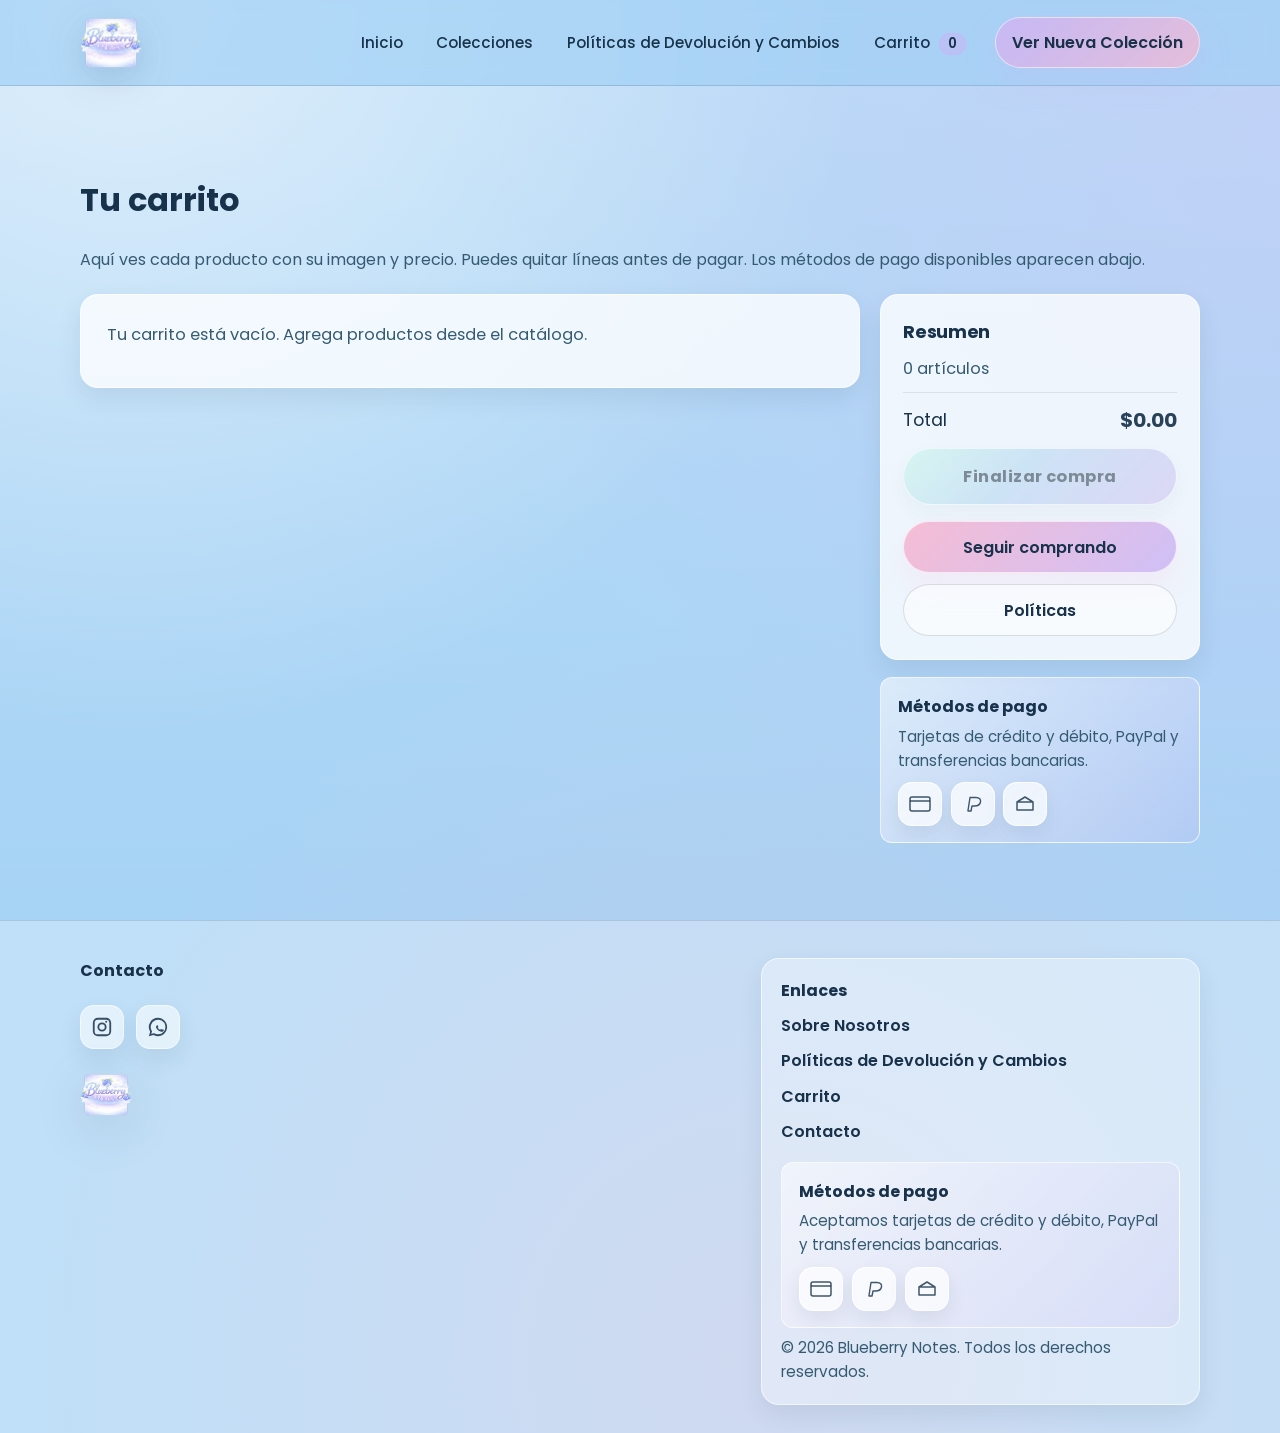
<file: carrito.html>
<!doctype html>
<html lang="es">
  <head>
    <meta charset="UTF-8" />
    <meta name="viewport" content="width=device-width, initial-scale=1" />
    <title>Carrito — Blueberry Notes</title>
    <meta
      name="description"
      content="Revisa tu carrito en Blueberry Notes: cuadernos, planners y papelería con diseño pastel."
    />

    <link rel="preconnect" href="https://fonts.googleapis.com" />
    <link rel="preconnect" href="https://fonts.gstatic.com" crossorigin />
    <link
      href="https://fonts.googleapis.com/css2?family=Poppins:wght@300;400;500;600&display=swap"
      rel="stylesheet"
    />

    <link rel="stylesheet" href="styles.css" />
  </head>
  <body>
    <a class="skip-link" href="#principal">Saltar al contenido</a>

    <header class="site-header" data-menu-open="false">
      <div class="container header-inner">
        <a class="brand" href="index.html#inicio" aria-label="Blueberry Notes - Inicio">
          <img src="img/logo.png" alt="Blueberry Notes" class="brand-logo" />
        </a>

        <button
          class="menu-toggle"
          type="button"
          aria-controls="site-nav"
          aria-expanded="false"
        >
          <span class="sr-only">Abrir menú</span>
          <span aria-hidden="true" class="menu-icon">
            <span class="menu-bar"></span>
            <span class="menu-bar"></span>
            <span class="menu-bar"></span>
          </span>
        </button>

        <nav id="site-nav" class="site-nav" aria-label="Navegación principal">
          <ul class="nav-list">
            <li>
              <a class="nav-link" href="index.html#inicio">
                <span class="nav-ico" aria-hidden="true">
                  <svg viewBox="0 0 24 24" width="20" height="20">
                    <path
                      d="M3 10.5 12 3l9 7.5V21a1 1 0 0 1-1 1h-5v-7H9v7H4a1 1 0 0 1-1-1v-10.5Z"
                      fill="none"
                      stroke="currentColor"
                      stroke-width="1.7"
                      stroke-linecap="round"
                      stroke-linejoin="round"
                    />
                  </svg>
                </span>
                <span class="nav-label">Inicio</span>
              </a>
            </li>
            <li>
              <a class="nav-link" href="index.html#colecciones">
                <span class="nav-ico" aria-hidden="true">
                  <svg viewBox="0 0 24 24" width="20" height="20">
                    <path
                      d="M4 4h7v7H4V4Zm9 0h7v7h-7V4ZM4 13h7v7H4v-7Zm9 0h7v7h-7v-7Z"
                      fill="none"
                      stroke="currentColor"
                      stroke-width="1.7"
                      stroke-linecap="round"
                      stroke-linejoin="round"
                    />
                  </svg>
                </span>
                <span class="nav-label">Colecciones</span>
              </a>
            </li>
            <li>
              <a class="nav-link" href="index.html#politicas">
                <span class="nav-ico" aria-hidden="true">
                  <svg viewBox="0 0 24 24" width="20" height="20">
                    <path
                      d="M7 3h10a2 2 0 0 1 2 2v15l-7-3-7 3V5a2 2 0 0 1 2-2Z"
                      fill="none"
                      stroke="currentColor"
                      stroke-width="1.7"
                      stroke-linecap="round"
                      stroke-linejoin="round"
                    />
                    <path
                      d="M9 8h6M9 11h6"
                      fill="none"
                      stroke="currentColor"
                      stroke-width="1.7"
                      stroke-linecap="round"
                    />
                  </svg>
                </span>
                <span class="nav-label">Políticas de Devolución y Cambios</span>
              </a>
            </li>
            <li>
              <a class="nav-link cart-link" href="carrito.html" aria-current="page">
                <span class="nav-ico" aria-hidden="true">
                  <svg viewBox="0 0 24 24" width="20" height="20">
                    <path
                      d="M6 6h15l-1.5 9H7.5L6 6Z"
                      fill="none"
                      stroke="currentColor"
                      stroke-width="1.7"
                      stroke-linecap="round"
                      stroke-linejoin="round"
                    />
                    <path
                      d="M6 6 5 3H2"
                      fill="none"
                      stroke="currentColor"
                      stroke-width="1.7"
                      stroke-linecap="round"
                      stroke-linejoin="round"
                    />
                    <path
                      d="M9 20a1 1 0 1 0 0-2 1 1 0 0 0 0 2ZM17 20a1 1 0 1 0 0-2 1 1 0 0 0 0 2Z"
                      fill="none"
                      stroke="currentColor"
                      stroke-width="1.7"
                      stroke-linecap="round"
                    />
                  </svg>
                </span>
                <span class="nav-label">Carrito</span>
                <span id="cartCount" class="badge" aria-label="Productos en el carrito">0</span>
              </a>
            </li>
          </ul>

          <a class="cta-button" href="index.html#productos">Ver Nueva Colección</a>
        </nav>
      </div>

      <div class="menu-backdrop" aria-hidden="true"></div>
    </header>

    <main id="principal" class="section section-plain">
      <div class="container">
        <div class="section-heading reveal visible">
          <h1>Tu carrito</h1>
          <p>
            Aquí ves cada producto con su imagen y precio. Puedes quitar líneas antes de pagar. Los
            métodos de pago disponibles aparecen abajo.
          </p>
        </div>

        <div class="cart-page-layout">
          <div class="panel panel-wide reveal visible">
            <div id="cartPageItems" class="cart-items-wrap"></div>
          </div>
          <aside id="cartPageAside" class="cart-page-aside reveal visible">
            <div class="panel">
              <h2 class="cart-aside-title">Resumen</h2>
              <p class="muted cart-aside-count">
                <span id="cartPageCount">0</span>
                <span id="cartPageCountLabel"> artículos</span>
              </p>
              <div class="cart-total-line cart-total-line--page">
                <span>Total</span>
                <strong id="cartPageTotal">$0.00</strong>
              </div>
              <button
                type="button"
                id="checkoutBtn"
                class="checkout-button"
                disabled
                aria-disabled="true"
              >
                Finalizar compra
              </button>
              <div class="cart-page-actions">
                <a class="primary-button" href="index.html#productos">Seguir comprando</a>
                <a class="ghost-button" href="index.html#politicas">Políticas</a>
              </div>
            </div>
            <div class="payment-methods payment-methods--footer" aria-label="Métodos de pago">
              <div class="payment-methods-title">Métodos de pago</div>
              <p class="payment-methods-desc muted">
                Tarjetas de crédito y débito, PayPal y transferencias bancarias.
              </p>
              <div class="payment-icons">
                <span class="payment-chip" title="Tarjetas">
                  <svg viewBox="0 0 24 24" width="24" height="24" aria-hidden="true">
                    <rect
                      x="2"
                      y="5"
                      width="20"
                      height="14"
                      rx="2"
                      fill="none"
                      stroke="currentColor"
                      stroke-width="1.5"
                    />
                    <path d="M2 9h20" stroke="currentColor" stroke-width="1.5" />
                  </svg>
                </span>
                <span class="payment-chip" title="PayPal">
                  <svg viewBox="0 0 24 24" width="24" height="24" aria-hidden="true">
                    <path
                      d="M7 19h3l1-5h2.5c3 0 5.5-1.5 6-4 .5-2.5-1-4.5-4.5-4.5H9l-2 13z"
                      fill="none"
                      stroke="currentColor"
                      stroke-width="1.4"
                      stroke-linejoin="round"
                    />
                  </svg>
                </span>
                <span class="payment-chip" title="Transferencia">
                  <svg viewBox="0 0 24 24" width="24" height="24" aria-hidden="true">
                    <path
                      d="M4 10h16v8H4zM4 10l8-5 8 5"
                      fill="none"
                      stroke="currentColor"
                      stroke-width="1.5"
                      stroke-linecap="round"
                      stroke-linejoin="round"
                    />
                  </svg>
                </span>
              </div>
            </div>
          </aside>
        </div>
      </div>
    </main>

    <footer class="site-footer" id="contacto">
      <div class="container footer-inner">
        <div class="footer-left">
          <div class="footer-title">Contacto</div>
          <div class="footer-social">
            <a
              class="social-link"
              href="https://www.instagram.com/peafrappes?igsh=OGxmOW5taTl3aTdh&utm_source=qr"
              target="_blank"
              rel="noreferrer"
              aria-label="Instagram"
            >
              <svg viewBox="0 0 24 24" class="social-icon" aria-hidden="true">
                <path
                  d="M7.5 2h9A5.5 5.5 0 0 1 22 7.5v9A5.5 5.5 0 0 1 16.5 22h-9A5.5 5.5 0 0 1 2 16.5v-9A5.5 5.5 0 0 1 7.5 2Zm9 2h-9A3.5 3.5 0 0 0 4 7.5v9A3.5 3.5 0 0 0 7.5 20h9a3.5 3.5 0 0 0 3.5-3.5v-9A3.5 3.5 0 0 0 16.5 4Z"
                />
                <path
                  d="M12 7a5 5 0 1 0 0 10 5 5 0 0 0 0-10Zm0 2a3 3 0 1 1 0 6 3 3 0 0 1 0-6Z"
                />
                <path d="M17.7 6.3a1.1 1.1 0 1 0-2.2 0 1.1 1.1 0 0 0 2.2 0Z" />
              </svg>
            </a>

            <a
              class="social-link"
              href="https://whatsapp.com/channel/0029VbBlfeY1dAw85H0HjB1W"
              target="_blank"
              rel="noreferrer"
              aria-label="WhatsApp"
            >
              <svg viewBox="0 0 24 24" class="social-icon" aria-hidden="true">
                <path
                  d="M12 2a10 10 0 0 0-8.6 15.1L2 22l5-1.3A10 10 0 1 0 12 2Zm0 18a8 8 0 0 1-4.1-1.1l-.3-.2-2.9.7.8-2.8-.2-.3A8 8 0 1 1 12 20Z"
                />
                <path
                  d="M16.6 14.7c-.2-.1-1-.5-1.1-.5-.2-.1-.3-.1-.4.1l-.5.6c-.1.2-.3.2-.5.1-1-.5-1.7-1.1-2.3-2.1-.1-.2 0-.3.1-.4l.4-.5c.1-.2.1-.3 0-.4l-.5-1.2c-.1-.2-.2-.3-.4-.2h-.4c-.2 0-.4.1-.5.3-.2.2-.7.6-.7 1.5s.7 1.7.8 1.8c.1.1 1.4 2.1 3.5 2.9 2.1.8 2.1.5 2.5.4.4-.1 1.3-.5 1.5-1.1.2-.6.2-1.2.1-1.2 0 0-.2-.1-.4-.2Z"
                />
              </svg>
            </a>
          </div>

          <div class="footer-brand">
            <img src="img/logo.png" alt="Blueberry Notes" class="footer-logo" />
          </div>
        </div>

        <div class="footer-right">
          <div class="footer-title">Enlaces</div>
          <div class="footer-links">
            <a class="footer-link" href="index.html#quienes-somos">Sobre Nosotros</a>
            <a class="footer-link" href="index.html#politicas">Políticas de Devolución y Cambios</a>
            <a class="footer-link" href="carrito.html">Carrito</a>
            <a class="footer-link" href="index.html#contacto">Contacto</a>
          </div>
          <div class="payment-methods payment-methods--footer" aria-label="Métodos de pago">
            <div class="payment-methods-title">Métodos de pago</div>
            <p class="payment-methods-desc muted">
              Aceptamos tarjetas de crédito y débito, PayPal y transferencias bancarias.
            </p>
            <div class="payment-icons">
              <span class="payment-chip" title="Tarjetas">
                <svg viewBox="0 0 24 24" width="24" height="24" aria-hidden="true">
                  <rect
                    x="2"
                    y="5"
                    width="20"
                    height="14"
                    rx="2"
                    fill="none"
                    stroke="currentColor"
                    stroke-width="1.5"
                  />
                  <path d="M2 9h20" stroke="currentColor" stroke-width="1.5" />
                </svg>
              </span>
              <span class="payment-chip" title="PayPal">
                <svg viewBox="0 0 24 24" width="24" height="24" aria-hidden="true">
                  <path
                    d="M7 19h3l1-5h2.5c3 0 5.5-1.5 6-4 .5-2.5-1-4.5-4.5-4.5H9l-2 13z"
                    fill="none"
                    stroke="currentColor"
                    stroke-width="1.4"
                    stroke-linejoin="round"
                  />
                </svg>
              </span>
              <span class="payment-chip" title="Transferencia">
                <svg viewBox="0 0 24 24" width="24" height="24" aria-hidden="true">
                  <path
                    d="M4 10h16v8H4zM4 10l8-5 8 5"
                    fill="none"
                    stroke="currentColor"
                    stroke-width="1.5"
                    stroke-linecap="round"
                    stroke-linejoin="round"
                  />
                </svg>
              </span>
            </div>
          </div>
          <div class="muted footer-copy">
            © <span id="year"></span> Blueberry Notes. Todos los derechos reservados.
          </div>
        </div>
      </div>
    </footer>

    <div
      id="checkoutFeedback"
      class="checkout-feedback"
      aria-hidden="true"
      role="dialog"
      aria-modal="true"
      aria-labelledby="checkoutFeedbackTitle"
    >
      <div class="checkout-feedback-card">
        <div class="checkout-feedback-icon" aria-hidden="true">
          <svg viewBox="0 0 24 24" width="40" height="40" fill="none">
            <circle cx="12" cy="12" r="11" stroke="currentColor" stroke-width="1.5" opacity="0.35" />
            <path
              d="M8 12.5l2.5 2.5L16 9"
              stroke="currentColor"
              stroke-width="2"
              stroke-linecap="round"
              stroke-linejoin="round"
            />
          </svg>
        </div>
        <p id="checkoutFeedbackTitle" class="checkout-feedback-title">Proceso de compra simulado</p>
        <p class="checkout-feedback-sub muted">No se ha realizado ningún cargo real.</p>
        <button type="button" class="checkout-feedback-close ghost-button">Entendido</button>
      </div>
    </div>

    <script src="js/cart.js"></script>
    <script>
      const $ = (sel) => document.querySelector(sel);
      const $$ = (sel) => Array.from(document.querySelectorAll(sel));

      const header = document.querySelector(".site-header");
      const toggle = document.querySelector(".menu-toggle");
      const nav = document.getElementById("site-nav");
      const backdrop = document.querySelector(".menu-backdrop");
      const body = document.body;
      let previousBodyOverflow = "";

      function setMenu(open) {
        header.dataset.menuOpen = String(open);
        toggle.setAttribute("aria-expanded", String(open));
        if (open) {
          previousBodyOverflow = body.style.overflow;
          body.style.overflow = "hidden";
          if (backdrop) backdrop.setAttribute("aria-hidden", "false");
        } else {
          body.style.overflow = previousBodyOverflow;
          if (backdrop) backdrop.setAttribute("aria-hidden", "true");
        }
      }

      if (toggle && nav) {
        toggle.addEventListener("click", () => {
          const isOpen = header.dataset.menuOpen === "true";
          setMenu(!isOpen);
        });
        if (backdrop) backdrop.addEventListener("click", () => setMenu(false));
        document.addEventListener("keydown", (e) => {
          if (e.key === "Escape" && header.dataset.menuOpen === "true") setMenu(false);
        });
        document.addEventListener("click", (e) => {
          const isInsideHeader = e.target.closest(".site-header");
          if (!isInsideHeader && header.dataset.menuOpen === "true") setMenu(false);
        });
      }

      document.querySelectorAll('a[href^="#"], a[href^="index.html#"]').forEach((a) => {
        a.addEventListener("click", () => {
          if (window.innerWidth <= 900) setMenu(false);
        });
      });

      const checkoutBtn = document.getElementById("checkoutBtn");
      const checkoutFeedback = document.getElementById("checkoutFeedback");
      let checkoutFeedbackTimer = null;

      function setCheckoutButtonState(n) {
        if (!checkoutBtn) return;
        const empty = n === 0;
        checkoutBtn.disabled = empty;
        checkoutBtn.setAttribute("aria-disabled", empty ? "true" : "false");
      }

      function closeCheckoutFeedback() {
        if (!checkoutFeedback) return;
        checkoutFeedback.classList.remove("checkout-feedback--visible");
        checkoutFeedback.setAttribute("aria-hidden", "true");
        document.body.style.overflow = "";
        if (checkoutFeedbackTimer) {
          window.clearTimeout(checkoutFeedbackTimer);
          checkoutFeedbackTimer = null;
        }
      }

      function openCheckoutFeedback() {
        if (!checkoutFeedback) return;
        checkoutFeedback.classList.add("checkout-feedback--visible");
        checkoutFeedback.setAttribute("aria-hidden", "false");
        document.body.style.overflow = "hidden";
        const closeBtn = checkoutFeedback.querySelector(".checkout-feedback-close");
        if (closeBtn) closeBtn.focus();
        if (checkoutFeedbackTimer) window.clearTimeout(checkoutFeedbackTimer);
        const prefersReduced =
          window.matchMedia && window.matchMedia("(prefers-reduced-motion: reduce)").matches;
        checkoutFeedbackTimer = window.setTimeout(
          () => closeCheckoutFeedback(),
          prefersReduced ? 3200 : 2800
        );
      }

      function syncCartPage() {
        if (!window.BBNCart) return;
        BBNCart.updateBadge();
        BBNCart.render("cartPageItems", { onChange: syncCartPage });
        const totalEl = document.getElementById("cartPageTotal");
        const countEl = document.getElementById("cartPageCount");
        const labelEl = document.getElementById("cartPageCountLabel");
        const n = BBNCart.getCount();
        if (totalEl) totalEl.textContent = BBNCart.formatPrice(BBNCart.getTotal());
        if (countEl) countEl.textContent = String(n);
        if (labelEl) labelEl.textContent = n === 1 ? " artículo" : " artículos";
        setCheckoutButtonState(n);
      }

      if (checkoutBtn) {
        checkoutBtn.addEventListener("click", () => {
          if (!window.BBNCart || BBNCart.getCount() === 0) return;
          openCheckoutFeedback();
        });
      }

      if (checkoutFeedback) {
        checkoutFeedback.addEventListener("click", (e) => {
          if (e.target === checkoutFeedback) closeCheckoutFeedback();
        });
        checkoutFeedback.querySelector(".checkout-feedback-close")?.addEventListener("click", () => {
          closeCheckoutFeedback();
        });
        document.addEventListener("keydown", (e) => {
          if (e.key === "Escape" && checkoutFeedback.classList.contains("checkout-feedback--visible")) {
            closeCheckoutFeedback();
          }
        });
      }

      window.addEventListener("bbn-cart-updated", syncCartPage);
      syncCartPage();

      const prefersReducedMotion =
        window.matchMedia && window.matchMedia("(prefers-reduced-motion: reduce)").matches;
      if (!prefersReducedMotion && "IntersectionObserver" in window) {
        const obs = new IntersectionObserver(
          (entries) => {
            entries.forEach((e) => {
              if (e.isIntersecting) {
                e.target.classList.add("visible");
                obs.unobserve(e.target);
              }
            });
          },
          { threshold: 0.12 }
        );
        $$(".reveal").forEach((el) => obs.observe(el));
      } else {
        $$(".reveal").forEach((el) => el.classList.add("visible"));
      }

      const year = document.getElementById("year");
      if (year) year.textContent = String(new Date().getFullYear());
    </script>
  </body>
</html>
</file>
<file: styles.css>
:root {
  --bg: #a7d3f5;
  --surface: rgba(255, 255, 255, 0.78);
  --surface2: rgba(255, 255, 255, 0.6);
  --lavanda: #c9b6f5;
  --rosa: #f7b7d0;
  --mint: #b7f7e3;
  --ink: #17324a;
  --muted: #355b72;
  --border: rgba(23, 50, 74, 0.15);
  --shadow: 0 16px 40px rgba(24, 50, 74, 0.12);
  --shadow-soft: 0 10px 24px rgba(24, 50, 74, 0.09);
  --radius: 18px;
  --radius-sm: 12px;
  --ring: rgba(201, 182, 245, 0.6);
  --max: 1120px;
  --header-h: 86px;
}

* {
  box-sizing: border-box;
}

html {
  scroll-behavior: smooth;
}

body {
  margin: 0;
  color: var(--ink);
  font-family: Poppins, system-ui, -apple-system, "Segoe UI", Roboto, Arial, sans-serif;
  background-color: var(--bg);
  background-image: radial-gradient(circle at 10% 0%, rgba(255, 255, 255, 0.55), transparent 40%),
    radial-gradient(circle at 100% 10%, rgba(201, 182, 245, 0.35), transparent 45%),
    radial-gradient(circle at 60% 95%, rgba(247, 183, 208, 0.28), transparent 48%);
  min-height: 100vh;
}

.skip-link {
  position: absolute;
  left: 12px;
  top: 12px;
  padding: 10px 12px;
  background: #ffffff;
  border: 1px solid var(--border);
  border-radius: 999px;
  box-shadow: var(--shadow-soft);
  transform: translateY(-200%);
  transition: transform 160ms ease;
  z-index: 1000;
}
.skip-link:focus {
  transform: translateY(0);
  outline: 3px solid var(--ring);
  outline-offset: 2px;
}

.container {
  width: min(var(--max), 100% - 2rem);
  margin: 0 auto;
}

.site-header {
  position: sticky;
  top: 0;
  z-index: 60;
  height: var(--header-h);
  display: flex;
  align-items: center;
  background: rgba(167, 211, 245, 0.72);
  border-bottom: 1px solid var(--border);
  backdrop-filter: blur(10px);
}

.menu-backdrop {
  position: fixed;
  inset: 0;
  background: rgba(23, 50, 74, 0.22);
  backdrop-filter: blur(4px);
  opacity: 0;
  pointer-events: none;
  transition: opacity 180ms ease;
  z-index: 58;
}
.site-header[data-menu-open="true"] .menu-backdrop {
  opacity: 1;
  pointer-events: auto;
}

.header-inner {
  display: flex;
  align-items: center;
  gap: 1rem;
  justify-content: space-between;
}

.brand {
  display: inline-flex;
  align-items: center;
  gap: 0.65rem;
  text-decoration: none;
  flex-shrink: 0;
  padding: 0.2rem 0.35rem 0.2rem 0;
  margin-right: 0.25rem;
}

.brand-logo {
  height: clamp(48px, 5.5vw, 62px);
  width: auto;
  max-height: 62px;
  display: block;
  object-fit: contain;
  filter: drop-shadow(0 10px 18px rgba(24, 50, 74, 0.14));
}

.menu-toggle {
  display: none;
  border: 1px solid var(--border);
  background: rgba(255, 255, 255, 0.55);
  border-radius: 12px;
  padding: 10px 12px;
  cursor: pointer;
  box-shadow: var(--shadow-soft);
}

.menu-icon {
  display: inline-flex;
  flex-direction: column;
  gap: 6px;
}

.menu-bar {
  width: 22px;
  height: 2px;
  background: rgba(23, 50, 74, 0.75);
  border-radius: 999px;
}

.sr-only {
  position: absolute;
  width: 1px;
  height: 1px;
  padding: 0;
  margin: -1px;
  overflow: hidden;
  clip: rect(0, 0, 0, 0);
  white-space: nowrap;
  border: 0;
}

.site-nav {
  display: flex;
  align-items: center;
  gap: 1.25rem;
}

.nav-list {
  list-style: none;
  padding: 0;
  margin: 0;
  display: flex;
  gap: 1rem;
  flex-wrap: wrap;
  align-items: center;
}

.nav-link {
  color: var(--ink);
  text-decoration: none;
  font-size: 0.95rem;
  font-weight: 500;
  padding: 0.4rem 0.55rem;
  border-radius: 999px;
  transition: background-color 160ms ease, transform 160ms ease;
}
.nav-link:hover {
  background: rgba(255, 255, 255, 0.55);
  transform: translateY(-1px);
}

.badge {
  display: inline-flex;
  align-items: center;
  justify-content: center;
  min-width: 22px;
  height: 22px;
  padding: 0 8px;
  margin-left: 0.35rem;
  background: rgba(201, 182, 245, 0.55);
  border: 1px solid rgba(201, 182, 245, 0.7);
  border-radius: 999px;
  font-size: 0.85rem;
  font-weight: 600;
}

.nav-ico {
  display: none; /* se muestra en el drawer (móvil/tablet) */
  width: 20px;
  height: 20px;
}
.nav-ico svg {
  width: 20px;
  height: 20px;
  display: block;
}

.cta-button {
  text-decoration: none;
  font-weight: 600;
  padding: 0.78rem 1rem;
  border-radius: 999px;
  background: linear-gradient(135deg, rgba(201, 182, 245, 0.9), rgba(247, 183, 208, 0.75));
  color: #19324a;
  border: 1px solid rgba(255, 255, 255, 0.55);
  box-shadow: 0 14px 30px rgba(201, 182, 245, 0.25);
  transition: transform 160ms ease, box-shadow 160ms ease;
  white-space: nowrap;
}
.cta-button:hover {
  transform: translateY(-2px);
  box-shadow: 0 18px 34px rgba(201, 182, 245, 0.3);
}
.cta-button:focus {
  outline: 3px solid var(--ring);
  outline-offset: 2px;
}

.hero {
  padding: 3.3rem 0 2.2rem;
}

.hero-grid {
  display: grid;
  grid-template-columns: 1.1fr 0.9fr;
  gap: 2rem;
  align-items: center;
}

.hero-copy h1 {
  margin: 0 0 0.75rem;
  font-size: clamp(1.55rem, 3vw, 2.35rem);
  letter-spacing: -0.02em;
}

.hero-copy p {
  margin: 0 0 1.25rem;
  color: var(--muted);
  font-size: 1.02rem;
  line-height: 1.7;
}

.hero-actions {
  display: flex;
  gap: 0.9rem;
  flex-wrap: wrap;
}

.primary-button,
.ghost-button {
  display: inline-flex;
  align-items: center;
  justify-content: center;
  border-radius: 999px;
  padding: 0.8rem 1.05rem;
  text-decoration: none;
  font-weight: 600;
  border: 1px solid var(--border);
  transition: transform 160ms ease, background-color 160ms ease, box-shadow 160ms ease;
}

.primary-button {
  background: linear-gradient(135deg, rgba(247, 183, 208, 0.9), rgba(201, 182, 245, 0.85));
  border-color: rgba(255, 255, 255, 0.65);
  box-shadow: 0 14px 30px rgba(247, 183, 208, 0.18);
  color: #17324a;
}

.primary-button:hover {
  transform: translateY(-2px);
  box-shadow: 0 18px 34px rgba(247, 183, 208, 0.24);
}

.ghost-button {
  background: rgba(255, 255, 255, 0.55);
  color: var(--ink);
}
.ghost-button:hover {
  transform: translateY(-2px);
  background: rgba(255, 255, 255, 0.7);
}

.hero-visual {
  position: relative;
  min-height: 320px;
}

.float-card {
  position: absolute;
  border-radius: 22px;
  background: rgba(255, 255, 255, 0.6);
  border: 1px solid rgba(255, 255, 255, 0.65);
  box-shadow: var(--shadow-soft);
  filter: blur(0px);
}
.float-1 {
  width: 210px;
  height: 130px;
  left: -10px;
  top: 46px;
  background: linear-gradient(135deg, rgba(201, 182, 245, 0.55), rgba(255, 255, 255, 0.65));
  transform: rotate(-8deg);
}
.float-2 {
  width: 240px;
  height: 150px;
  right: -14px;
  top: 20px;
  background: linear-gradient(135deg, rgba(247, 183, 208, 0.45), rgba(255, 255, 255, 0.65));
  transform: rotate(6deg);
}
.float-3 {
  width: 230px;
  height: 155px;
  left: 20px;
  bottom: 0;
  background: linear-gradient(135deg, rgba(183, 247, 227, 0.35), rgba(255, 255, 255, 0.6));
  transform: rotate(-2deg);
}

.visual-surface {
  position: absolute;
  inset: 32px 40px 34px 40px;
  border-radius: 26px;
  border: 1px solid rgba(255, 255, 255, 0.65);
  background: linear-gradient(135deg, rgba(255, 255, 255, 0.72), rgba(255, 255, 255, 0.46));
  box-shadow: var(--shadow);
  padding: 1.35rem 1.25rem 1.15rem;
  display: flex;
  flex-direction: column;
  justify-content: center;
  align-items: stretch;
  overflow: hidden;
}

/* Logo oficial en la tarjeta principal del hero (sustituye título + subtítulo) */
.visual-brand {
  display: flex;
  align-items: center;
  justify-content: center;
  width: 100%;
  flex: 1;
  min-height: 0;
  padding: 0.5rem 0.35rem 0.65rem;
}

.hero-main-logo {
  width: min(100%, clamp(160px, 32vw, 260px));
  max-width: 100%;
  height: auto;
  max-height: min(200px, 38vh);
  object-fit: contain;
  object-position: center;
  display: block;
  margin: 0 auto;
  filter: drop-shadow(0 14px 28px rgba(24, 50, 74, 0.12));
}

.visual-stars {
  margin-top: auto;
  flex-shrink: 0;
  height: 64px;
  background-image: radial-gradient(circle at 18px 16px, rgba(201, 182, 245, 0.75) 0 2px, transparent 3px),
    radial-gradient(circle at 52px 26px, rgba(247, 183, 208, 0.6) 0 2px, transparent 3px),
    radial-gradient(circle at 86px 14px, rgba(183, 247, 227, 0.6) 0 2px, transparent 3px),
    radial-gradient(circle at 26px 46px, rgba(167, 211, 245, 0.75) 0 2px, transparent 3px),
    radial-gradient(circle at 110px 44px, rgba(201, 182, 245, 0.7) 0 2px, transparent 3px);
  opacity: 0.9;
}

.section {
  padding: 4.3rem 0;
}

.section-plain {
  background: linear-gradient(180deg, rgba(255, 255, 255, 0.18), rgba(255, 255, 255, 0));
}

.section-compact {
  padding: 2.4rem 0 3.6rem;
}

.identity-section {
  background: linear-gradient(180deg, rgba(255, 255, 255, 0.2), rgba(255, 255, 255, 0.06));
}

.section-heading {
  margin-bottom: 1.35rem;
}

.section-heading h2 {
  margin: 0 0 0.4rem;
  font-size: 1.6rem;
  letter-spacing: -0.02em;
}

.section-heading p {
  margin: 0;
  color: var(--muted);
  line-height: 1.7;
}

.grid-2 {
  display: grid;
  grid-template-columns: 1fr 1fr;
  gap: 1.2rem;
}

.cards-row {
  margin-top: 0.95rem;
}

.identity-grid {
  display: grid;
  grid-template-columns: repeat(3, minmax(0, 1fr));
  gap: 1.1rem;
}

.identity-card {
  display: flex;
  flex-direction: column;
  align-items: center;
  text-align: center;
  border-radius: 18px;
  padding: 1.45rem 1.25rem 1.35rem;
  transition: transform 220ms ease, box-shadow 220ms ease, border-color 220ms ease,
    background 220ms ease;
}

/* Glassmorphism + variación pastel por tarjeta (armonía con #A7D3F5) */
.identity-glass {
  backdrop-filter: blur(14px);
  -webkit-backdrop-filter: blur(14px);
  border: 1px solid rgba(255, 255, 255, 0.55);
  box-shadow: 0 12px 36px rgba(24, 50, 74, 0.1), inset 0 1px 0 rgba(255, 255, 255, 0.65);
}

.identity-card--pastel-sky {
  background: linear-gradient(
    160deg,
    rgba(255, 255, 255, 0.48),
    rgba(167, 211, 245, 0.42),
    rgba(255, 255, 255, 0.28)
  );
}

.identity-card--pastel-lavender {
  background: linear-gradient(
    160deg,
    rgba(255, 255, 255, 0.46),
    rgba(201, 182, 245, 0.4),
    rgba(167, 211, 245, 0.18)
  );
}

.identity-card--pastel-rose {
  background: linear-gradient(
    160deg,
    rgba(255, 255, 255, 0.48),
    rgba(247, 183, 208, 0.34),
    rgba(201, 182, 245, 0.2)
  );
}

.identity-card:hover {
  transform: translateY(-5px);
  border-color: rgba(255, 255, 255, 0.72);
  box-shadow: 0 20px 44px rgba(24, 50, 74, 0.14), inset 0 1px 0 rgba(255, 255, 255, 0.78);
}

.identity-card--pastel-sky:hover {
  background: linear-gradient(
    160deg,
    rgba(255, 255, 255, 0.58),
    rgba(167, 211, 245, 0.5),
    rgba(255, 255, 255, 0.38)
  );
}

.identity-card--pastel-lavender:hover {
  background: linear-gradient(
    160deg,
    rgba(255, 255, 255, 0.56),
    rgba(201, 182, 245, 0.48),
    rgba(255, 255, 255, 0.32)
  );
}

.identity-card--pastel-rose:hover {
  background: linear-gradient(
    160deg,
    rgba(255, 255, 255, 0.56),
    rgba(247, 183, 208, 0.42),
    rgba(255, 255, 255, 0.34)
  );
}

.identity-icon-wrap {
  display: flex;
  justify-content: center;
  width: 100%;
  margin-bottom: 0.95rem;
}

.identity-icon {
  width: 76px;
  height: 76px;
  display: flex;
  align-items: center;
  justify-content: center;
  border-radius: 20px;
  color: rgba(23, 50, 74, 0.9);
  background: linear-gradient(145deg, rgba(255, 255, 255, 0.55), rgba(255, 255, 255, 0.2));
  border: 1px solid rgba(255, 255, 255, 0.62);
  box-shadow: 0 10px 24px rgba(24, 50, 74, 0.1);
  transition: transform 220ms ease, box-shadow 220ms ease;
}

.identity-icon--minimal svg {
  display: block;
}

.identity-card:hover .identity-icon {
  transform: translateY(-3px) scale(1.03);
  box-shadow: 0 14px 30px rgba(201, 182, 245, 0.22);
}

.identity-card h3 {
  margin: 0 0 0.65rem;
  font-size: clamp(1.35rem, 2.8vw, 1.75rem);
  font-weight: 700;
  letter-spacing: -0.02em;
  color: rgba(23, 50, 74, 0.96);
  text-align: center;
  width: 100%;
}

.identity-card p {
  margin: 0;
  color: var(--muted);
  line-height: 1.72;
  font-size: 1.02rem;
  text-align: center;
  text-wrap: pretty;
  max-width: 38ch;
}

#quienes-somos .identity-card p {
  hyphens: manual;
  -webkit-hyphens: manual;
}

@keyframes iconFloat {
  0%,
  100% {
    transform: translateY(0);
  }
  50% {
    transform: translateY(-4px);
  }
}

/* Qué Vendemos + Historia: glassmorphism y línea decorativa */
.section-glass-blocks {
  position: relative;
}

.glass-cards-wrap {
  position: relative;
  padding: 0.35rem 0 0.25rem;
}

.glass-card {
  background: rgba(255, 255, 255, 0.38);
  backdrop-filter: blur(14px);
  -webkit-backdrop-filter: blur(14px);
  border: 1px solid rgba(255, 255, 255, 0.58);
  border-radius: 18px;
  box-shadow: 0 10px 36px rgba(24, 50, 74, 0.1), inset 0 1px 0 rgba(255, 255, 255, 0.65);
  transition: transform 220ms ease, box-shadow 220ms ease, background-color 220ms ease,
    border-color 220ms ease;
}

.glass-card:hover {
  transform: translateY(-5px);
  background: rgba(255, 255, 255, 0.52);
  border-color: rgba(255, 255, 255, 0.72);
  box-shadow: 0 18px 44px rgba(24, 50, 74, 0.14), inset 0 1px 0 rgba(255, 255, 255, 0.75);
}

.flow-line {
  position: absolute;
  left: 0;
  right: 0;
  width: 100%;
  height: 52px;
  z-index: 0;
  pointer-events: none;
  opacity: 0.85;
}

.flow-line--what {
  top: 50%;
  transform: translateY(-58%);
}

.flow-line--story {
  top: 50%;
  transform: translateY(-55%);
}

.what-grid {
  position: relative;
  z-index: 1;
  display: grid;
  grid-template-columns: repeat(4, minmax(0, 1fr));
  gap: 1.1rem;
}

.what-card {
  display: flex;
  flex-direction: column;
  align-items: center;
  text-align: center;
  padding: 1.35rem 1.05rem 1.2rem;
}

.what-icon-wrap {
  display: flex;
  justify-content: center;
  width: 100%;
  margin-bottom: 0.85rem;
}

.what-icon {
  width: 68px;
  height: 68px;
  border-radius: 18px;
  display: inline-flex;
  align-items: center;
  justify-content: center;
  color: rgba(23, 50, 74, 0.92);
}

.glass-icon-frost {
  background: linear-gradient(
    145deg,
    rgba(255, 255, 255, 0.55),
    rgba(167, 211, 245, 0.22)
  );
  border: 1px solid rgba(255, 255, 255, 0.65);
  box-shadow: 0 8px 22px rgba(24, 50, 74, 0.08);
  transition: transform 260ms ease, box-shadow 260ms ease;
}

.what-card:hover .glass-icon-frost {
  transform: translateY(-3px) scale(1.04);
  box-shadow: 0 12px 28px rgba(201, 182, 245, 0.22);
}

.what-icon svg {
  width: 40px;
  height: 40px;
}

.what-card h3 {
  margin: 0 0 0.5rem;
  font-size: 1.2rem;
  font-weight: 700;
  color: rgba(23, 50, 74, 0.95);
  letter-spacing: -0.02em;
}

.what-card p {
  margin: 0;
  color: var(--muted);
  line-height: 1.65;
  font-size: 0.98rem;
}

.story-grid {
  position: relative;
  z-index: 1;
  display: grid;
  grid-template-columns: repeat(4, minmax(0, 1fr));
  gap: 1.1rem;
}

.story-card {
  display: flex;
  flex-direction: column;
  align-items: center;
  text-align: center;
  padding: 1.35rem 1rem 1.15rem;
}

.story-icon-wrap {
  display: flex;
  justify-content: center;
  width: 100%;
  margin-bottom: 0.85rem;
}

.story-icon-ring {
  width: 76px;
  height: 76px;
  border-radius: 999px;
  display: inline-flex;
  align-items: center;
  justify-content: center;
  color: rgba(23, 50, 74, 0.9);
}

.glass-icon-frost--round {
  border-radius: 999px;
  background: linear-gradient(
    160deg,
    rgba(255, 255, 255, 0.55),
    rgba(201, 182, 245, 0.28)
  );
  border: 1px solid rgba(255, 255, 255, 0.65);
  box-shadow: 0 10px 26px rgba(24, 50, 74, 0.1), inset 0 1px 0 rgba(255, 255, 255, 0.55);
  transition: transform 260ms ease, box-shadow 260ms ease;
}

.story-card:hover .glass-icon-frost--round {
  transform: translateY(-3px) scale(1.05);
  box-shadow: 0 14px 32px rgba(167, 211, 245, 0.28), inset 0 1px 0 rgba(255, 255, 255, 0.65);
}

.story-icon-ring svg {
  width: 36px;
  height: 36px;
}

.story-card h3 {
  margin: 0 0 0.45rem;
  font-size: 1.08rem;
  font-weight: 700;
  color: rgba(23, 50, 74, 0.95);
  line-height: 1.3;
  letter-spacing: -0.02em;
}

.story-card p {
  margin: 0;
  color: var(--muted);
  line-height: 1.65;
  font-size: 0.97rem;
}

/* Texto centrado en estas tarjetas (referencia visual) */
#que-vendemos .what-card p,
#historia .story-card p {
  text-align: center;
  text-wrap: balance;
  hyphens: manual;
  -webkit-hyphens: manual;
}

#que-vendemos .what-card h3,
#historia .story-card h3 {
  text-align: center;
}

@keyframes glassIconFloat {
  0%,
  100% {
    transform: translateY(0);
  }
  50% {
    transform: translateY(-4px);
  }
}

@media (prefers-reduced-motion: no-preference) {
  .what-card .glass-icon-frost,
  .story-card .glass-icon-frost--round {
    animation: glassIconFloat 5s ease-in-out infinite;
  }

  .what-card:hover .glass-icon-frost,
  .story-card:hover .glass-icon-frost--round {
    animation: none;
  }

  .identity-card .identity-icon {
    animation: glassIconFloat 5s ease-in-out infinite;
  }

  .identity-card:hover .identity-icon {
    animation: none;
  }
}

.panel {
  background: var(--surface);
  border: 1px solid rgba(255, 255, 255, 0.65);
  border-radius: var(--radius);
  box-shadow: var(--shadow-soft);
  padding: 1.4rem;
}

.panel h3 {
  margin: 0 0 0.75rem;
  font-size: 1.15rem;
}

.panel p {
  margin: 0;
  color: var(--muted);
  line-height: 1.75;
  font-size: 1.02rem;
}

.panel-wide {
  padding: 1.6rem;
}

.policy-panel {
  display: grid;
  gap: 1rem;
}

.policy-block {
  background: rgba(255, 255, 255, 0.56);
  border: 1px solid rgba(255, 255, 255, 0.66);
  border-radius: 14px;
  padding: 1rem 1rem 0.95rem;
}

.policy-block h3 {
  margin: 0 0 0.45rem;
  font-size: 1.02rem;
  color: rgba(23, 50, 74, 0.9);
}

.policy-block p {
  margin: 0;
}

.policy-block ul {
  margin: 0;
  padding-left: 1.1rem;
  color: var(--muted);
  line-height: 1.7;
}

.policy-note {
  background: linear-gradient(135deg, rgba(201, 182, 245, 0.35), rgba(255, 255, 255, 0.6));
  border: 1px solid rgba(255, 255, 255, 0.66);
  border-radius: 12px;
  padding: 0.85rem 0.95rem;
  margin-top: 0.1rem;
  font-weight: 500;
}

.mini-card {
  background: rgba(255, 255, 255, 0.58);
  border: 1px solid rgba(255, 255, 255, 0.65);
  border-radius: 16px;
  padding: 1.05rem 1.05rem;
  box-shadow: var(--shadow-soft);
}

.mini-card h3 {
  margin: 0 0 0.35rem;
  font-size: 1.08rem;
}

.mini-card p {
  margin: 0;
  line-height: 1.7;
}

/* Colecciones — Set Bluey (glass + paleta + iconos) */
.section-collections .section-heading {
  text-align: center;
}

.section-collections .section-heading p {
  max-width: 42ch;
  margin-left: auto;
  margin-right: auto;
}

.collection-bluey {
  max-width: 920px;
  margin: 0 auto;
}

.collection-bluey--glass {
  backdrop-filter: blur(14px);
  -webkit-backdrop-filter: blur(14px);
  background: linear-gradient(
    168deg,
    rgba(255, 255, 255, 0.52) 0%,
    rgba(167, 211, 245, 0.36) 42%,
    rgba(201, 182, 245, 0.22) 100%
  );
  border: 1px solid rgba(255, 255, 255, 0.58);
  border-radius: var(--radius);
  box-shadow: 0 16px 42px rgba(24, 50, 74, 0.11), inset 0 1px 0 rgba(255, 255, 255, 0.68);
  padding: 1.55rem 1.35rem 1.45rem;
  transition: box-shadow 240ms ease, transform 240ms ease;
}

.collection-bluey--glass:hover {
  box-shadow: 0 22px 50px rgba(24, 50, 74, 0.14), inset 0 1px 0 rgba(255, 255, 255, 0.75);
}

.collection-bluey__header {
  text-align: center;
}

.collection-bluey__title {
  margin: 0 0 0.75rem;
  font-size: clamp(1.45rem, 3vw, 1.9rem);
  font-weight: 700;
  letter-spacing: -0.02em;
  color: rgba(23, 50, 74, 0.96);
}

.collection-bluey__lead {
  margin: 0 auto;
  max-width: 58ch;
  color: var(--muted);
  line-height: 1.75;
  font-size: 1.02rem;
  text-align: center;
  text-wrap: pretty;
}

#colecciones .collection-bluey__lead {
  hyphens: manual;
  -webkit-hyphens: manual;
}

.collection-bluey__palette {
  margin-top: 1.4rem;
  padding: 1.15rem 1rem 1.05rem;
  border-radius: 16px;
  background: rgba(255, 255, 255, 0.32);
  border: 1px solid rgba(255, 255, 255, 0.5);
  box-shadow: inset 0 1px 0 rgba(255, 255, 255, 0.55);
}

.collection-bluey__palette-label {
  margin: 0 0 0.85rem;
  font-size: 0.82rem;
  font-weight: 700;
  letter-spacing: 0.06em;
  text-transform: uppercase;
  color: rgba(23, 50, 74, 0.72);
  text-align: center;
}

.collection-swatch-row {
  display: grid;
  grid-template-columns: repeat(4, minmax(0, 1fr));
  gap: 0.85rem 0.65rem;
}

.collection-swatch {
  display: flex;
  flex-direction: column;
  align-items: center;
  text-align: center;
  gap: 0.4rem;
  padding: 0.45rem 0.2rem;
}

.collection-swatch__chip {
  width: 100%;
  max-width: 58px;
  height: 38px;
  border-radius: 11px;
  background: var(--swatch);
  border: 2px solid rgba(255, 255, 255, 0.8);
  box-shadow: 0 5px 14px rgba(24, 50, 74, 0.12);
}

.collection-swatch__name {
  font-size: 0.84rem;
  font-weight: 600;
  color: var(--ink);
  line-height: 1.25;
}

.collection-swatch__feel {
  font-size: 0.78rem;
  line-height: 1.35;
  color: var(--muted);
  max-width: 14ch;
}

.collection-bluey__icons {
  margin-top: 1.3rem;
  display: grid;
  grid-template-columns: repeat(4, minmax(0, 1fr));
  gap: 0.9rem;
}

.collection-icon-tile {
  display: flex;
  flex-direction: column;
  align-items: center;
  justify-content: flex-start;
  gap: 0.55rem;
  padding: 1rem 0.65rem;
  border-radius: 16px;
  border: 1px solid rgba(255, 255, 255, 0.55);
  transition: transform 200ms ease, box-shadow 200ms ease, border-color 200ms ease;
}

.collection-icon-tile--sky {
  background: linear-gradient(160deg, rgba(255, 255, 255, 0.55), rgba(167, 211, 245, 0.38));
}

.collection-icon-tile--lavender {
  background: linear-gradient(160deg, rgba(255, 255, 255, 0.52), rgba(201, 182, 245, 0.36));
}

.collection-icon-tile--mint {
  background: linear-gradient(160deg, rgba(255, 255, 255, 0.52), rgba(183, 247, 227, 0.32));
}

.collection-icon-tile--rose {
  background: linear-gradient(160deg, rgba(255, 255, 255, 0.52), rgba(247, 183, 208, 0.34));
}

.collection-icon-tile:hover {
  transform: translateY(-4px);
  border-color: rgba(255, 255, 255, 0.75);
  box-shadow: 0 12px 28px rgba(24, 50, 74, 0.1);
}

.collection-icon-tile__ico {
  width: 54px;
  height: 54px;
  display: flex;
  align-items: center;
  justify-content: center;
  border-radius: 15px;
  background: rgba(255, 255, 255, 0.58);
  border: 1px solid rgba(255, 255, 255, 0.65);
  color: rgba(23, 50, 74, 0.9);
  box-shadow: 0 6px 16px rgba(24, 50, 74, 0.07);
  transition: transform 220ms ease;
}

.collection-icon-tile:hover .collection-icon-tile__ico {
  transform: scale(1.05);
}

.collection-icon-tile__label {
  font-size: 0.88rem;
  font-weight: 600;
  color: var(--ink);
  letter-spacing: -0.01em;
}

@media (max-width: 900px) {
  .collection-swatch-row {
    grid-template-columns: repeat(2, minmax(0, 1fr));
  }

  .collection-bluey__icons {
    grid-template-columns: repeat(2, minmax(0, 1fr));
  }

  .collection-bluey--glass {
    padding: 1.35rem 1.1rem 1.25rem;
  }
}

@media (max-width: 520px) {
  .collection-swatch-row {
    grid-template-columns: 1fr;
  }

  .collection-bluey__icons {
    grid-template-columns: 1fr;
  }

  .collection-swatch__feel {
    max-width: none;
  }
}

.muted {
  color: var(--muted);
}

.reveal {
  opacity: 0;
  transform: translateY(12px);
}

.reveal.visible {
  opacity: 1;
  transform: translateY(0);
  transition: opacity 520ms ease, transform 520ms ease;
}

.products .section-heading {
  margin-bottom: 2rem;
}

.catalog {
  display: flex;
  flex-direction: column;
  gap: 1.6rem;
}

.catalog-category {
  background: rgba(255, 255, 255, 0.42);
  border: 1px solid rgba(255, 255, 255, 0.65);
  border-radius: var(--radius);
  box-shadow: var(--shadow-soft);
  padding: 1.25rem;
}

.catalog-title {
  margin: 0 0 1rem;
  font-size: 1.25rem;
  letter-spacing: -0.01em;
}

.product-grid--category {
  margin-top: 0.1rem;
}

.cart-cta {
  display: flex;
  flex-wrap: wrap;
  gap: 0.75rem;
  margin-top: 1.1rem;
}

.product-grid {
  display: grid;
  grid-template-columns: repeat(auto-fit, minmax(220px, 1fr));
  gap: 1.15rem;
}

.product-card {
  display: flex;
  flex-direction: column;
  background: var(--surface);
  border: 1px solid rgba(255, 255, 255, 0.65);
  border-radius: var(--radius);
  box-shadow: var(--shadow-soft);
  overflow: hidden;
  min-height: 360px;
}

.product-media {
  padding: 1rem;
  background: linear-gradient(180deg, rgba(255, 255, 255, 0.35), transparent);
}

.product-image {
  width: 100%;
  height: 150px;
  aspect-ratio: 4 / 3;
  object-fit: cover;
  object-position: center;
  border-radius: 14px;
  border: 1px solid rgba(23, 50, 74, 0.08);
  background: rgba(255, 255, 255, 0.55);
}

.product-body {
  padding: 0.95rem 1rem 0.65rem;
  flex: 1;
}

.product-name {
  margin: 0 0 0.35rem;
  font-size: 1.05rem;
  line-height: 1.35;
}

.product-meta {
  display: flex;
  align-items: baseline;
  justify-content: space-between;
}

.product-price {
  font-weight: 700;
  color: rgba(23, 50, 74, 0.85);
}

.product-actions {
  padding: 0.85rem 1rem 1.05rem;
}

.add-to-cart {
  width: 100%;
  border: 1px solid rgba(255, 255, 255, 0.65);
  background: linear-gradient(135deg, rgba(201, 182, 245, 0.95), rgba(167, 211, 245, 0.75));
  color: #163148;
  border-radius: 14px;
  padding: 0.85rem 1rem;
  font-weight: 700;
  cursor: pointer;
  transition: transform 160ms ease, box-shadow 160ms ease, filter 160ms ease;
  box-shadow: 0 12px 26px rgba(201, 182, 245, 0.18);
}

.add-to-cart:hover {
  transform: translateY(-2px);
  filter: saturate(1.05);
  box-shadow: 0 16px 34px rgba(201, 182, 245, 0.24);
}
.add-to-cart:active {
  transform: translateY(0);
}
.add-to-cart:focus {
  outline: 3px solid var(--ring);
  outline-offset: 2px;
}

.toast {
  position: fixed;
  left: 50%;
  bottom: 18px;
  transform: translate(-50%, 10px) scale(0.98);
  background: rgba(23, 50, 74, 0.92);
  color: rgba(255, 255, 255, 0.98);
  border: 1px solid rgba(255, 255, 255, 0.18);
  padding: 0.8rem 1rem;
  border-radius: 999px;
  box-shadow: 0 18px 40px rgba(0, 0, 0, 0.18);
  opacity: 0;
  pointer-events: none;
  transition: opacity 180ms ease, transform 220ms ease;
  z-index: 1000;
}

.toast.show {
  opacity: 1;
  transform: translate(-50%, 0) scale(1);
}

.site-footer {
  border-top: 1px solid var(--border);
  background: rgba(255, 255, 255, 0.28);
  padding: 2.3rem 0 1.8rem;
}

.footer-inner {
  display: grid;
  grid-template-columns: 1.2fr 0.8fr;
  gap: 1.4rem;
  align-items: start;
}

.footer-left {
  display: flex;
  flex-direction: column;
  gap: 1rem;
}

.footer-title {
  font-weight: 700;
  margin-bottom: 0.35rem;
}

.footer-social {
  display: flex;
  gap: 0.75rem;
}

.social-link {
  display: inline-flex;
  align-items: center;
  justify-content: center;
  width: 44px;
  height: 44px;
  border-radius: 14px;
  background: rgba(255, 255, 255, 0.55);
  border: 1px solid rgba(255, 255, 255, 0.6);
  box-shadow: var(--shadow-soft);
  transition: transform 160ms ease, background-color 160ms ease;
}
.social-link:hover {
  transform: translateY(-2px);
  background: rgba(255, 255, 255, 0.7);
}

.social-icon {
  width: 22px;
  height: 22px;
  fill: rgba(23, 50, 74, 0.85);
}

.footer-brand {
  margin-top: 0.3rem;
}

.footer-logo {
  height: 52px;
  width: auto;
  display: block;
  filter: drop-shadow(0 12px 24px rgba(24, 50, 74, 0.12));
}

.footer-right {
  background: rgba(255, 255, 255, 0.35);
  border: 1px solid rgba(255, 255, 255, 0.6);
  border-radius: var(--radius);
  padding: 1.2rem;
  box-shadow: var(--shadow-soft);
}

.footer-links {
  display: flex;
  flex-direction: column;
  gap: 0.65rem;
  margin: 0.6rem 0 1rem;
}

.footer-link {
  color: var(--ink);
  text-decoration: none;
  font-weight: 600;
}
.footer-link:hover {
  text-decoration: underline;
  text-underline-offset: 4px;
}

.footer-copy {
  font-size: 0.95rem;
  line-height: 1.6;
}

/* Contenido editorial: texto justificado con buena lectura en cualquier viewport */
#principal p {
  text-align: justify;
  text-wrap: pretty;
  hyphens: auto;
  -webkit-hyphens: auto;
}

#principal .product-name,
#principal .product-price,
#principal .cart-line-name,
#principal .cart-line-price,
#principal .cart-empty,
#principal .payment-methods-desc {
  text-align: start;
  hyphens: manual;
  -webkit-hyphens: manual;
}

#principal .policy-block li {
  text-align: justify;
  text-wrap: pretty;
  hyphens: auto;
  -webkit-hyphens: auto;
}

@media (max-width: 480px) {
  #principal p,
  #principal .policy-block li {
    hyphens: manual;
    -webkit-hyphens: manual;
  }
}

/* Carrito (lista en landing y página dedicada) */
.cart-items-wrap {
  min-height: 2.5rem;
}

.cart-lines {
  display: flex;
  flex-direction: column;
  gap: 0.85rem;
}

.cart-line {
  display: grid;
  grid-template-columns: 88px 1fr auto;
  gap: 0.85rem;
  align-items: center;
  padding: 0.75rem 0.85rem;
  background: rgba(255, 255, 255, 0.5);
  border: 1px solid rgba(255, 255, 255, 0.72);
  border-radius: var(--radius-sm);
  box-shadow: 0 8px 20px rgba(24, 50, 74, 0.06);
  transition: box-shadow 200ms ease, transform 200ms ease;
}

.cart-line:hover {
  box-shadow: 0 12px 26px rgba(24, 50, 74, 0.1);
}

.cart-line-media {
  border-radius: 12px;
  overflow: hidden;
  background: rgba(255, 255, 255, 0.65);
  border: 1px solid rgba(23, 50, 74, 0.08);
  aspect-ratio: 1;
  max-width: 88px;
}

.cart-line-media img {
  width: 100%;
  height: 100%;
  object-fit: cover;
  display: block;
}

.cart-line-placeholder {
  width: 100%;
  height: 100%;
  min-height: 80px;
  background: linear-gradient(135deg, rgba(167, 211, 245, 0.45), rgba(201, 182, 245, 0.35));
}

.cart-line-body {
  min-width: 0;
}

.cart-line-name {
  font-weight: 600;
  color: var(--ink);
  line-height: 1.35;
  margin-bottom: 0.25rem;
}

.cart-line-price {
  font-weight: 700;
  color: rgba(23, 50, 74, 0.88);
}

.cart-line-remove {
  border: 1px solid rgba(247, 183, 208, 0.55);
  background: rgba(255, 255, 255, 0.65);
  color: var(--ink);
  font-weight: 600;
  font-size: 0.88rem;
  padding: 0.5rem 0.75rem;
  border-radius: 999px;
  cursor: pointer;
  transition: transform 160ms ease, background-color 160ms ease, box-shadow 160ms ease;
  box-shadow: 0 8px 18px rgba(247, 183, 208, 0.12);
  white-space: nowrap;
}

.cart-line-remove:hover {
  transform: translateY(-2px);
  background: rgba(247, 183, 208, 0.35);
}

.cart-line-remove:focus {
  outline: 3px solid var(--ring);
  outline-offset: 2px;
}

.cart-totals-panel {
  margin-top: 1rem;
  padding-top: 1rem;
  border-top: 1px solid rgba(23, 50, 74, 0.1);
}

.cart-total-line {
  display: flex;
  justify-content: space-between;
  align-items: center;
  font-size: 1.1rem;
}

.cart-total-line strong {
  font-size: 1.25rem;
  color: rgba(23, 50, 74, 0.92);
}

.cart-page-layout {
  display: grid;
  gap: 1.25rem;
}

@media (min-width: 900px) {
  .cart-page-layout {
    grid-template-columns: 1fr 320px;
    align-items: start;
  }
}

.cart-page-aside {
  position: sticky;
  top: calc(var(--header-h) + 1rem);
}

.cart-page-aside .panel {
  margin: 0;
}

.cart-aside-title {
  margin: 0 0 0.65rem;
  font-size: 1.12rem;
  letter-spacing: -0.02em;
}

.cart-aside-count {
  margin: 0 0 0.35rem;
}

.cart-total-line--page {
  margin-top: 0.5rem;
  padding-top: 0.75rem;
  border-top: 1px solid rgba(23, 50, 74, 0.1);
}

.cart-page-actions {
  display: flex;
  flex-direction: column;
  gap: 0.65rem;
  margin-top: 1rem;
}

.cart-page-actions .primary-button,
.cart-page-actions .ghost-button {
  width: 100%;
  text-align: center;
}

/* Finalizar compra (simulado): mismo lenguaje que primary/cta, más contraste pastel */
.checkout-button {
  width: 100%;
  margin-top: 0.85rem;
  display: inline-flex;
  align-items: center;
  justify-content: center;
  gap: 0.45rem;
  padding: 0.92rem 1.15rem;
  border-radius: 999px;
  border: 1px solid rgba(255, 255, 255, 0.75);
  font-family: inherit;
  font-size: 1.02rem;
  font-weight: 700;
  letter-spacing: 0.03em;
  color: #142a3d;
  cursor: pointer;
  background: linear-gradient(
    135deg,
    rgba(183, 247, 227, 0.95) 0%,
    rgba(167, 211, 245, 0.98) 42%,
    rgba(201, 182, 245, 0.92) 100%
  );
  box-shadow: 0 16px 36px rgba(167, 211, 245, 0.45), 0 4px 0 rgba(255, 255, 255, 0.35) inset;
  transition: transform 180ms ease, box-shadow 180ms ease, filter 180ms ease;
}

.checkout-button:hover:not(:disabled) {
  transform: translateY(-3px);
  filter: saturate(1.08);
  box-shadow: 0 22px 44px rgba(201, 182, 245, 0.42), 0 4px 0 rgba(255, 255, 255, 0.45) inset;
}

.checkout-button:active:not(:disabled) {
  transform: translateY(-1px);
}

.checkout-button:focus {
  outline: 3px solid var(--ring);
  outline-offset: 3px;
}

.checkout-button:disabled {
  opacity: 0.52;
  cursor: not-allowed;
  box-shadow: 0 8px 20px rgba(24, 50, 74, 0.08);
  filter: grayscale(0.15);
}

/* Overlay de compra simulada */
.checkout-feedback {
  position: fixed;
  inset: 0;
  z-index: 1200;
  display: flex;
  align-items: center;
  justify-content: center;
  padding: 1.25rem;
  background: rgba(23, 50, 74, 0.28);
  backdrop-filter: blur(6px);
  opacity: 0;
  visibility: hidden;
  pointer-events: none;
  transition: opacity 240ms ease, visibility 240ms ease;
}

.checkout-feedback.checkout-feedback--visible {
  opacity: 1;
  visibility: visible;
  pointer-events: auto;
}

.checkout-feedback-card {
  max-width: 380px;
  width: 100%;
  text-align: center;
  padding: 1.75rem 1.5rem 1.35rem;
  border-radius: var(--radius);
  background: linear-gradient(165deg, rgba(255, 255, 255, 0.96), rgba(201, 182, 245, 0.35));
  border: 1px solid rgba(255, 255, 255, 0.85);
  box-shadow: 0 28px 60px rgba(24, 50, 74, 0.2);
  transform: scale(0.88) translateY(12px);
  opacity: 0;
  transition: transform 320ms cubic-bezier(0.22, 1, 0.36, 1), opacity 280ms ease;
}

.checkout-feedback.checkout-feedback--visible .checkout-feedback-card {
  transform: scale(1) translateY(0);
  opacity: 1;
}

.checkout-feedback-icon {
  color: rgba(23, 50, 74, 0.78);
  margin-bottom: 0.65rem;
  animation: checkoutPop 520ms cubic-bezier(0.22, 1, 0.36, 1) both;
}

@keyframes checkoutPop {
  0% {
    transform: scale(0.6);
    opacity: 0;
  }
  55% {
    transform: scale(1.08);
    opacity: 1;
  }
  100% {
    transform: scale(1);
    opacity: 1;
  }
}

.checkout-feedback-title {
  margin: 0 0 0.4rem;
  font-size: 1.28rem;
  font-weight: 700;
  letter-spacing: -0.02em;
  color: var(--ink);
  line-height: 1.3;
}

.checkout-feedback-sub {
  margin: 0 0 1.1rem;
  font-size: 0.96rem;
  line-height: 1.55;
}

.checkout-feedback-close {
  width: auto;
  min-width: 140px;
  margin: 0 auto;
}

@media (prefers-reduced-motion: reduce) {
  .checkout-feedback-card {
    transition: opacity 200ms ease;
    transform: none;
  }
  .checkout-feedback.checkout-feedback--visible .checkout-feedback-card {
    transform: none;
  }
  .checkout-feedback-icon {
    animation: none;
  }
}

/* Métodos de pago (pastel) */
.payment-methods {
  margin-top: 1.15rem;
  padding: 1rem 1.05rem;
  border-radius: var(--radius-sm);
  background: linear-gradient(135deg, rgba(255, 255, 255, 0.55), rgba(201, 182, 245, 0.22));
  border: 1px solid rgba(255, 255, 255, 0.7);
}

.payment-methods--compact {
  display: flex;
  flex-wrap: wrap;
  align-items: center;
  gap: 0.65rem 1rem;
  margin-top: 1.25rem;
  padding: 0.75rem 1rem;
}

.payment-methods--compact .payment-methods-title {
  font-weight: 700;
  font-size: 0.92rem;
  margin: 0;
}

.payment-methods--footer {
  margin-top: 1.1rem;
  margin-bottom: 0.5rem;
}

.payment-methods-title {
  font-weight: 700;
  font-size: 1rem;
  margin-bottom: 0.35rem;
}

.payment-methods-desc {
  margin: 0 0 0.65rem;
  font-size: 0.95rem;
  line-height: 1.55;
}

.payment-icons {
  display: flex;
  flex-wrap: wrap;
  gap: 0.55rem;
}

.payment-chip {
  display: inline-flex;
  align-items: center;
  justify-content: center;
  width: 44px;
  height: 44px;
  border-radius: 14px;
  color: rgba(23, 50, 74, 0.82);
  background: rgba(255, 255, 255, 0.72);
  border: 1px solid rgba(255, 255, 255, 0.85);
  box-shadow: 0 8px 18px rgba(24, 50, 74, 0.08);
  transition: transform 180ms ease, box-shadow 180ms ease;
}

.payment-chip:hover {
  transform: translateY(-2px);
  box-shadow: 0 12px 22px rgba(201, 182, 245, 0.2);
}

@media (max-width: 520px) {
  .cart-line {
    grid-template-columns: 72px 1fr;
    grid-template-rows: auto auto;
  }

  .cart-line-remove {
    grid-column: 1 / -1;
    justify-self: start;
  }

  .cart-line-media {
    max-width: 72px;
  }
}

/* Resposividad */
@media (max-width: 980px) {
  .hero-grid {
    grid-template-columns: 1fr;
  }
  .hero-visual {
    min-height: 280px;
  }
  .visual-surface {
    inset: 28px 28px 26px 28px;
  }
  .hero-main-logo {
    width: min(100%, clamp(150px, 44vw, 240px));
    max-height: min(190px, 36vh);
  }
  .grid-2 {
    grid-template-columns: 1fr;
  }
  .identity-grid {
    grid-template-columns: repeat(2, minmax(0, 1fr));
  }
  .what-grid,
  .story-grid {
    grid-template-columns: repeat(2, minmax(0, 1fr));
  }

  .flow-line--what,
  .flow-line--story {
    opacity: 0.55;
  }

  .footer-inner {
    grid-template-columns: 1fr;
  }
}

@media (max-width: 600px) {
  .section {
    padding: 3rem 0;
  }
  .section-compact {
    padding: 2.2rem 0 3rem;
  }
  .section-heading h2 {
    font-size: 1.35rem;
  }

  .hero {
    padding: 2.6rem 0 1.5rem;
  }

  .hero-visual {
    min-height: 252px;
  }

  .visual-surface {
    inset: 22px 16px 22px 16px;
    padding: 1.05rem 0.9rem 0.95rem;
  }

  .visual-brand {
    padding: 0.35rem 0.25rem 0.5rem;
  }

  .hero-main-logo {
    width: min(100%, clamp(112px, 62vw, 200px));
    max-height: min(150px, 30vh);
  }

  .visual-stars {
    height: 52px;
  }

  .product-grid {
    grid-template-columns: repeat(auto-fit, minmax(190px, 1fr));
  }

  .product-card {
    min-height: 320px;
  }

  .product-image {
    height: 120px;
  }

  .identity-grid {
    grid-template-columns: 1fr;
  }
  .what-grid,
  .story-grid {
    grid-template-columns: 1fr;
  }

  .flow-line {
    display: none;
  }

  .glass-cards-wrap {
    padding-top: 0;
  }

  .identity-card {
    padding: 1.1rem 1rem;
  }

  .identity-card h3 {
    font-size: 1.45rem;
  }

  .identity-icon {
    width: 68px;
    height: 68px;
  }

  .identity-icon--minimal svg {
    width: 32px;
    height: 32px;
  }

  .identity-card p {
    max-width: none;
  }

  .what-card,
  .story-card {
    padding: 1rem 0.92rem;
  }
}

@media (max-width: 900px) {
  .menu-toggle {
    display: inline-flex;
    align-items: center;
    justify-content: center;
  }

  .site-nav {
    position: fixed;
    top: var(--header-h);
    left: 0;
    width: min(340px, 88vw);
    height: calc(100vh - var(--header-h));
    padding: 1.2rem 1rem;
    background: linear-gradient(
      180deg,
      rgba(167, 211, 245, 0.98) 0%,
      rgba(201, 182, 245, 0.9) 48%,
      rgba(247, 183, 208, 0.95) 100%
    );
    border-right: 1px solid rgba(255, 255, 255, 0.65);
    box-shadow: var(--shadow);
    flex-direction: column;
    align-items: stretch;
    gap: 1rem;
    display: flex;
    transform: translateX(-105%);
    opacity: 0;
    transition: transform 260ms ease, opacity 200ms ease, visibility 200ms ease;
    visibility: hidden;
    pointer-events: none;
    z-index: 80;
    overflow: auto;
  }

  .site-header[data-menu-open="true"] .site-nav {
    transform: translateX(0);
    opacity: 1;
    visibility: visible;
    pointer-events: auto;
  }

  .nav-list {
    flex-direction: column;
    flex-wrap: nowrap;
    gap: 0.35rem;
    justify-content: flex-start;
    align-items: stretch;
  }

  .nav-ico {
    display: inline-flex;
    color: rgba(23, 50, 74, 0.85);
  }

  .nav-link {
    width: 100%;
    text-align: left;
    padding: 0.72rem 0.75rem;
    border: 0;
    border-radius: 14px;
    background: rgba(255, 255, 255, 0);
    display: flex;
    align-items: center;
    gap: 0.7rem;
    font-weight: 600;
    letter-spacing: -0.01em;
    color: rgba(23, 50, 74, 0.9);
    outline: none;
    transition: background-color 160ms ease, transform 160ms ease;
  }

  .nav-list li {
    border-bottom: 1px solid rgba(255, 255, 255, 0.55);
  }

  .nav-list li:last-child {
    border-bottom: 0;
  }

  .nav-link:hover {
    background: rgba(255, 255, 255, 0.4);
    transform: translateX(2px);
  }

  .nav-label {
    text-transform: uppercase;
    letter-spacing: 0.04em;
    font-size: 0.92rem;
  }

  .cart-link .badge {
    margin-left: auto;
    min-width: 26px;
    height: 26px;
    background: rgba(255, 255, 255, 0.55);
    border-color: rgba(255, 255, 255, 0.7);
  }

  .brand-logo {
    height: clamp(44px, 12vw, 54px);
    max-height: 54px;
  }

  :root {
    --header-h: 80px;
  }

  .cta-button {
    width: 100%;
    text-align: center;
  }
}

@media (prefers-reduced-motion: reduce) {
  html {
    scroll-behavior: auto;
  }
  .reveal {
    opacity: 1;
    transform: none;
  }
  .reveal.visible {
    transition: none;
  }
  .toast {
    transition: none;
  }
  * {
    transition-duration: 0ms !important;
    animation-duration: 0ms !important;
  }
}
</file>
